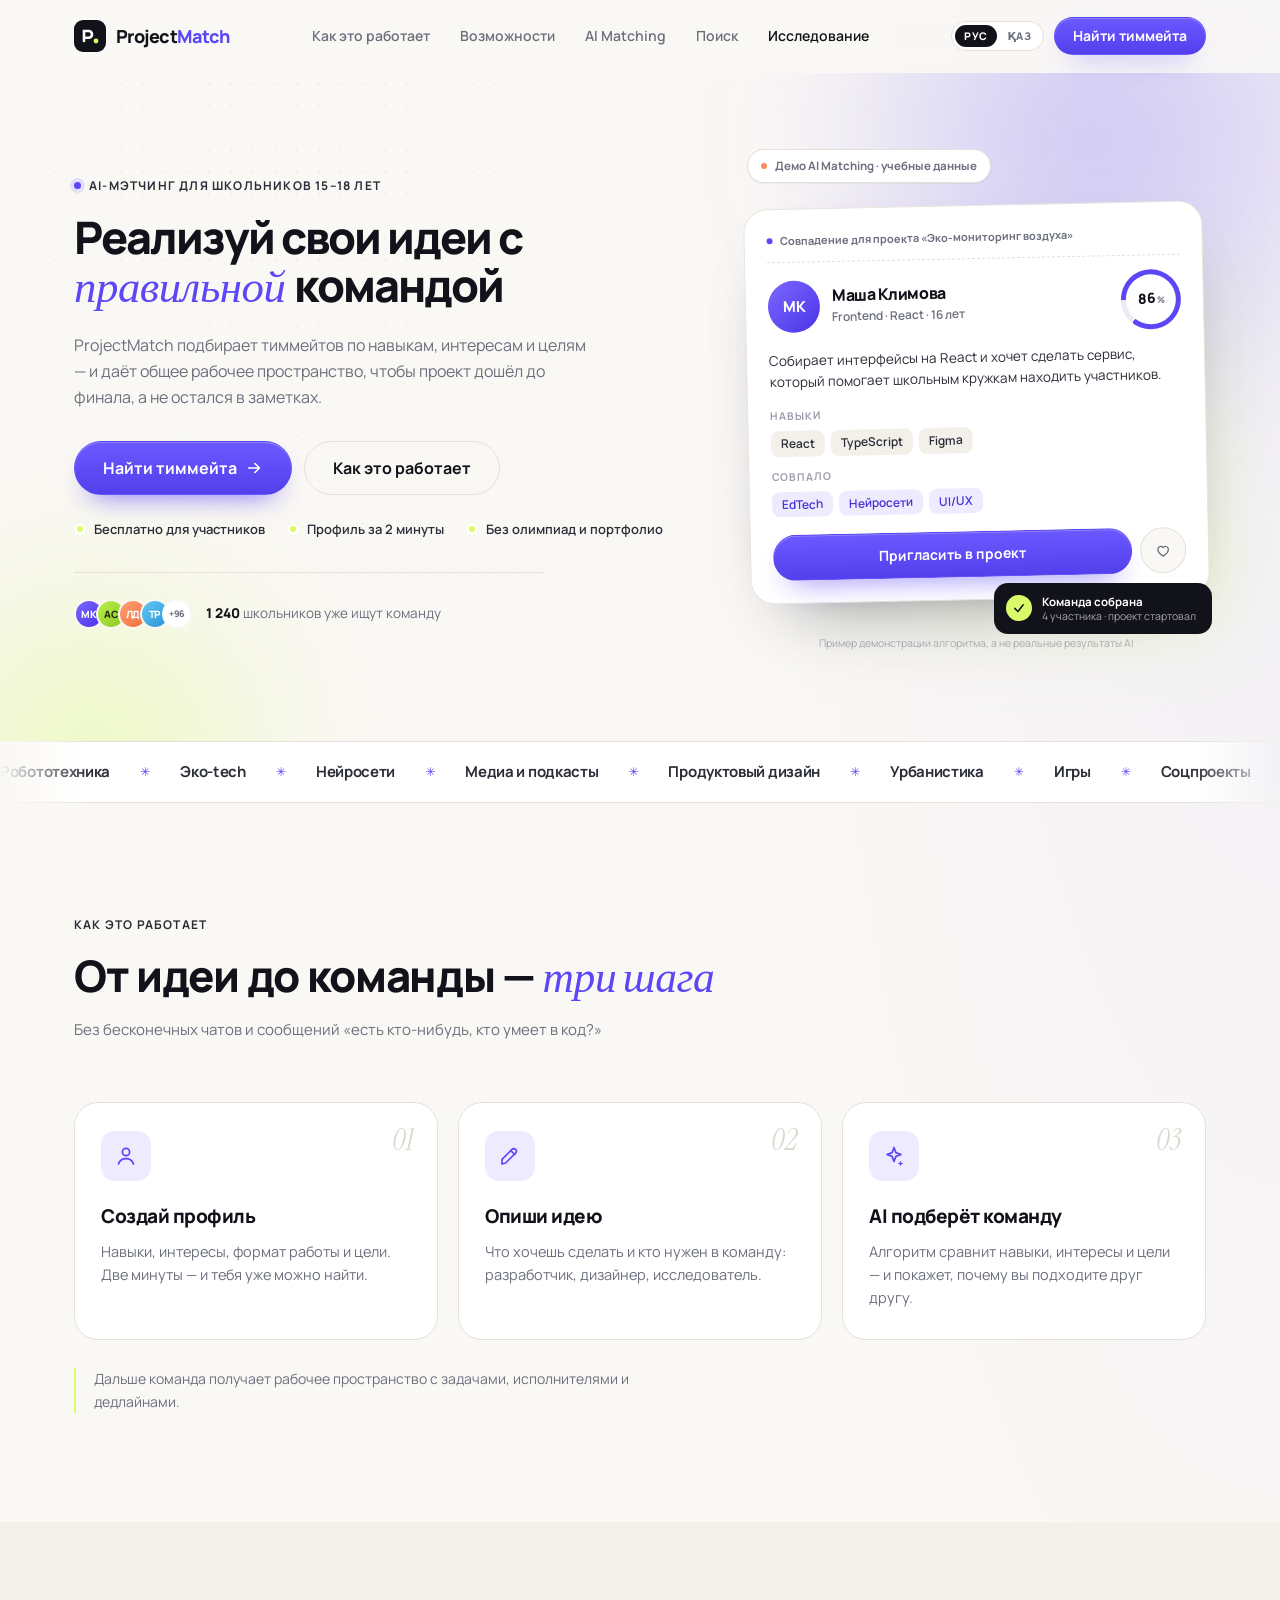
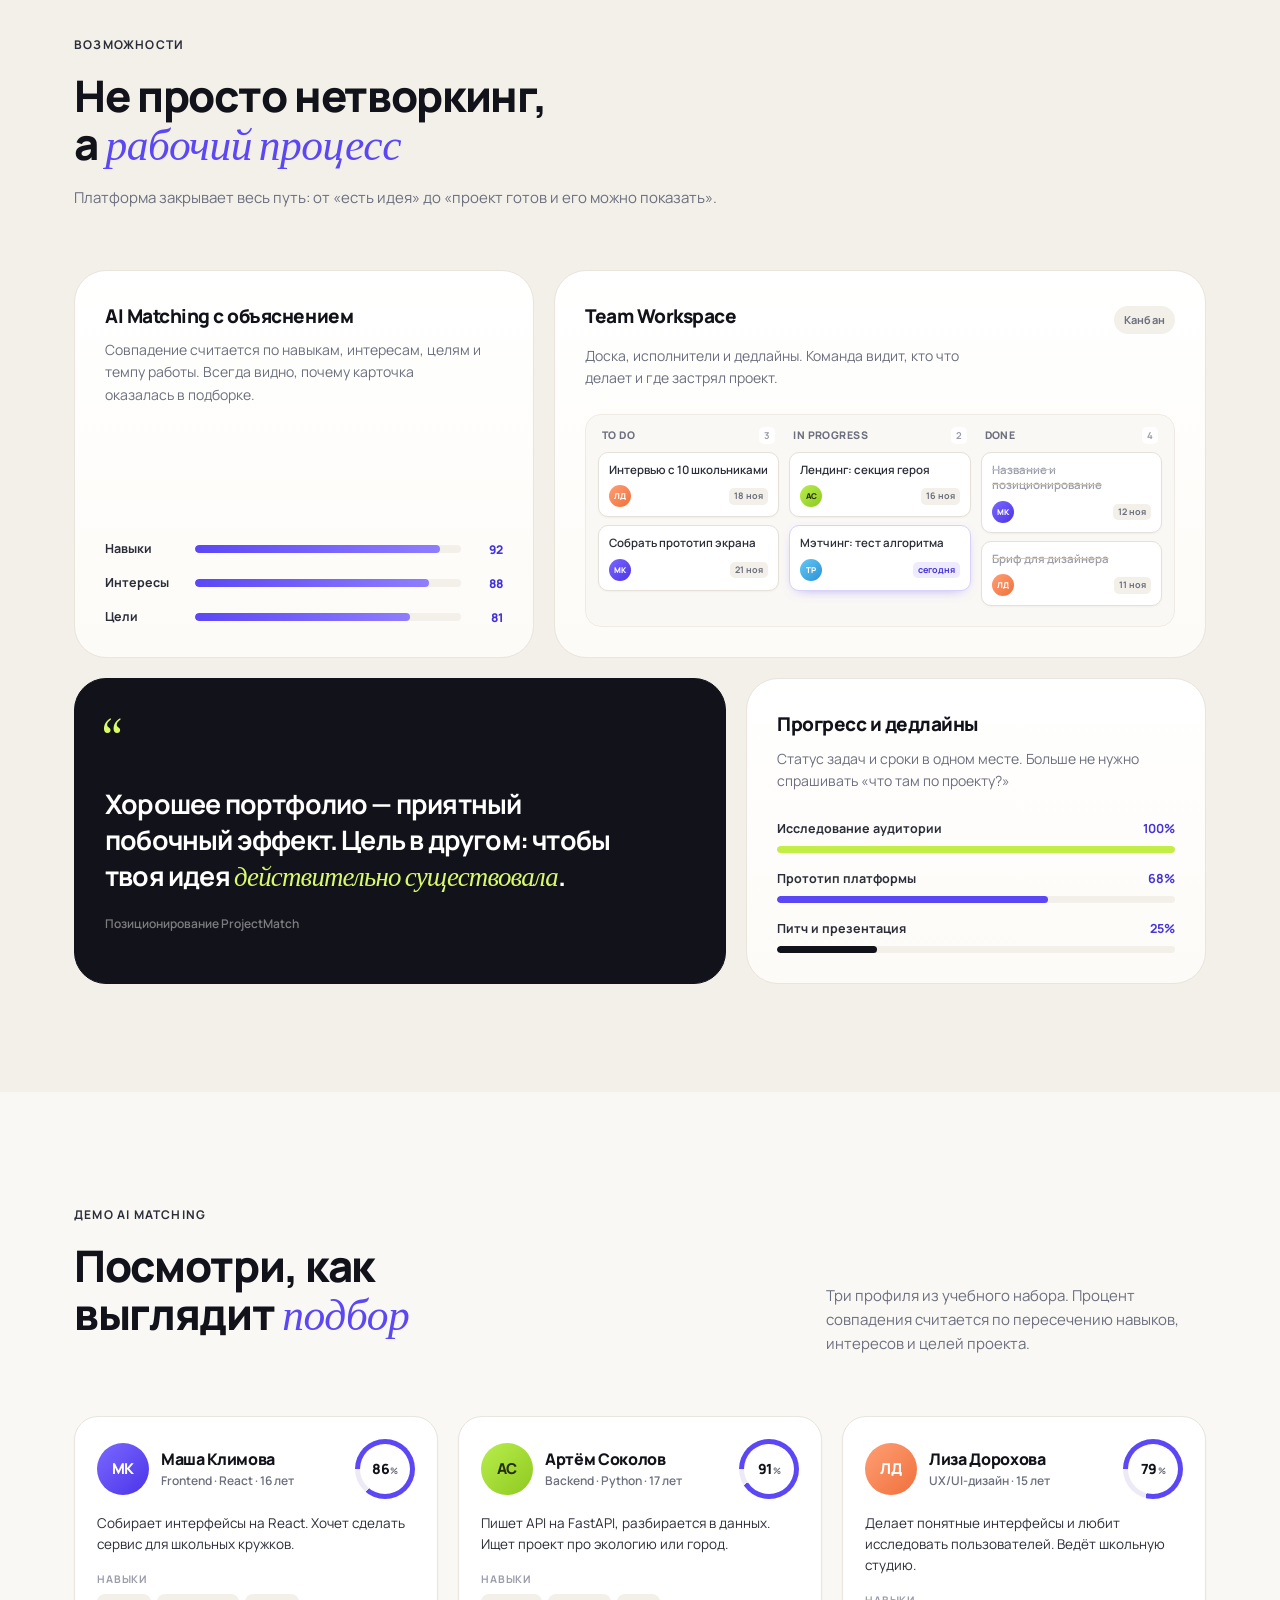
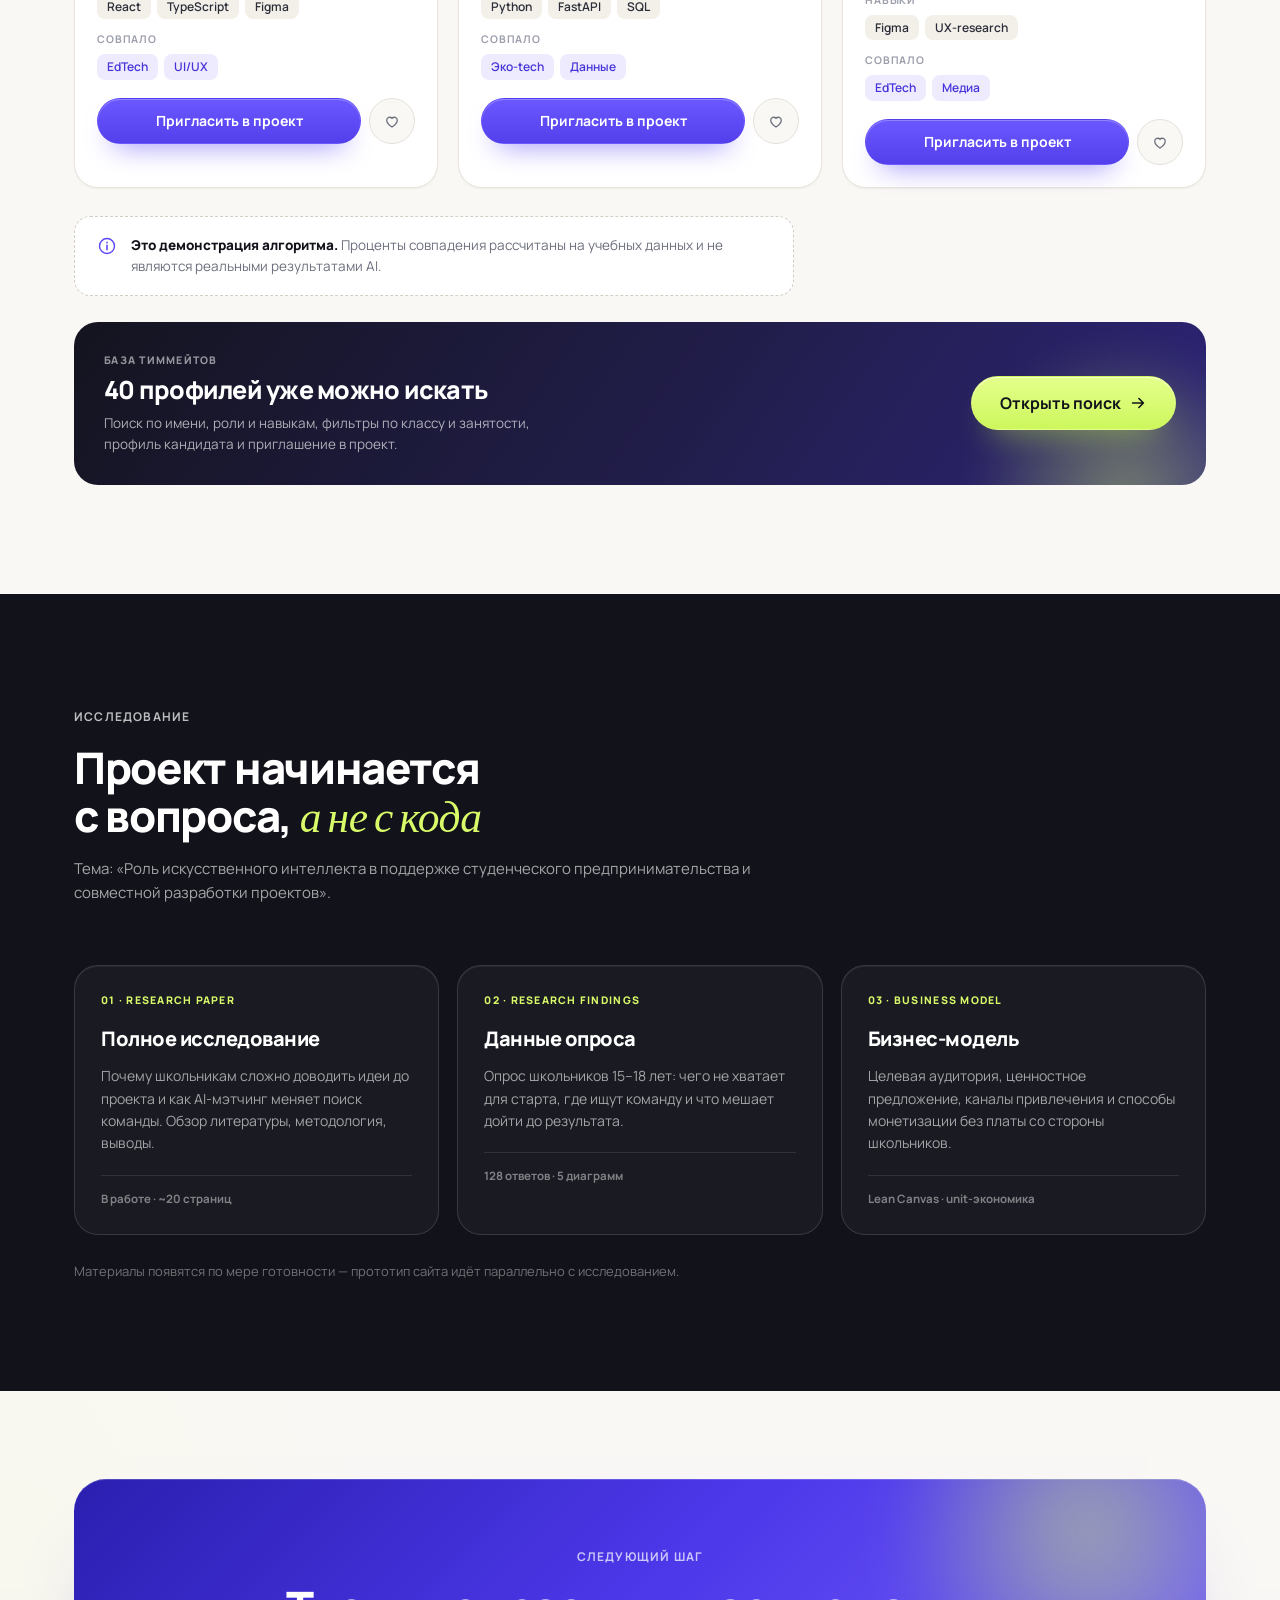
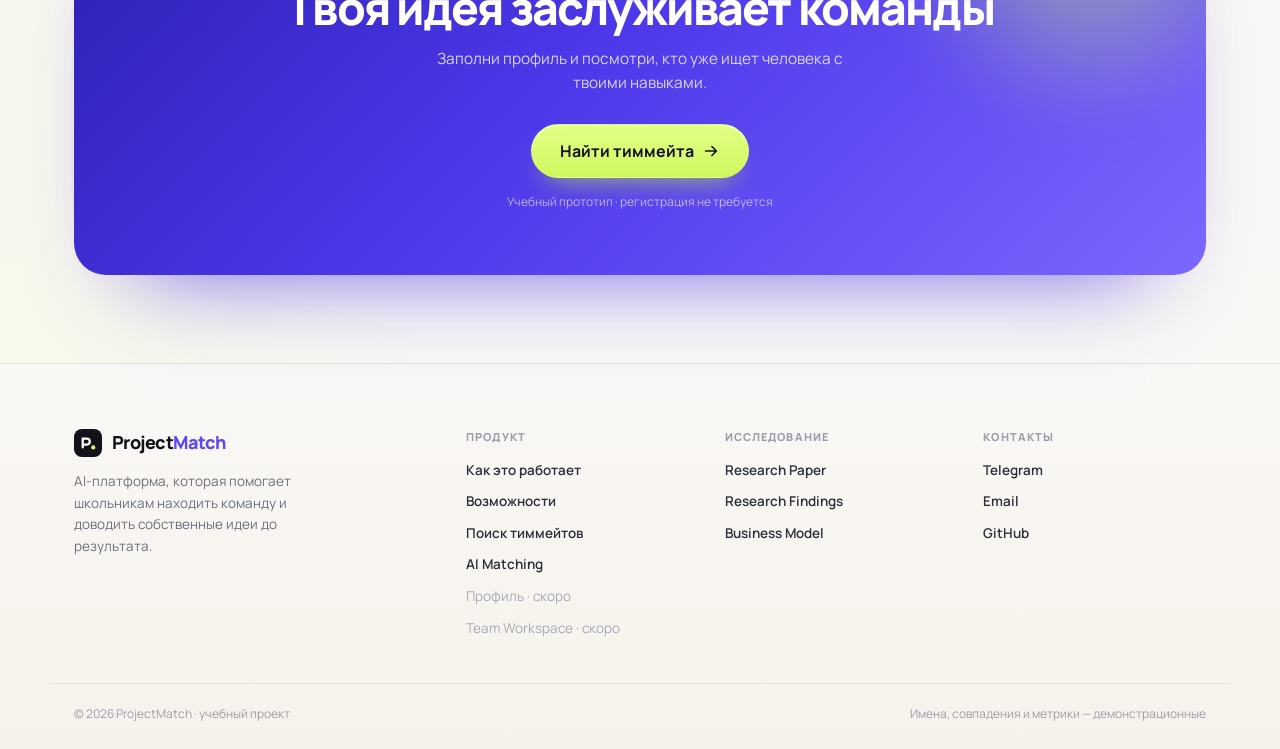
<file: index.html>
<!DOCTYPE html>
<html lang="ru">
<head>
  <meta charset="UTF-8" />
  <meta name="viewport" content="width=device-width, initial-scale=1" />
  <title id="page-title">ProjectMatch — реализуй свои идеи с правильной командой</title>
  <meta id="meta-description" name="description" content="ProjectMatch — AI-платформа для школьников 15–18 лет: подбирает тиммейтов по навыкам, интересам и целям и даёт рабочее пространство, чтобы проект дошёл до финала." />
  <meta name="theme-color" content="#faf8f5" />

  <!-- Open Graph (для превью в мессенджерах, когда прототип будут показывать) -->
  <meta id="og-title" property="og:title" content="ProjectMatch — реализуй свои идеи с правильной командой" />
  <meta id="og-description" property="og:description" content="AI-мэтчинг тиммейтов для школьников 15–18 лет. Профиль, идея, команда и канбан-доска проекта." />
  <meta property="og:type" content="website" />

  <!-- Favicon: инлайновый SVG, чтобы не тащить лишние файлы -->
  <link rel="icon" href="data:image/svg+xml,%3Csvg xmlns='http://www.w3.org/2000/svg' viewBox='0 0 32 32'%3E%3Crect width='32' height='32' rx='9' fill='%235b47f5'/%3E%3Cpath d='M10 21V11h4.6a3.4 3.4 0 0 1 0 6.8H12' stroke='white' stroke-width='2.6' fill='none' stroke-linecap='round'/%3E%3Ccircle cx='22' cy='21' r='2.4' fill='%23d9fb6a'/%3E%3C/svg%3E" />

  <link rel="preconnect" href="https://fonts.googleapis.com" />
  <link rel="preconnect" href="https://fonts.gstatic.com" crossorigin />
  <link href="https://fonts.googleapis.com/css2?family=Manrope:wght@400;500;600;700;800&family=Instrument+Serif:ital@0;1&display=swap" rel="stylesheet" />

  <link rel="stylesheet" href="assets/css/styles.css" />

  <!-- Класс .js включает анимации появления. Без JS контент виден сразу. -->
  <script>document.documentElement.classList.add('js');</script>
</head>
<body>
  <a class="skip-link" href="#main" data-i18n="a11y.skip">Перейти к содержанию</a>

  <!-- ============ HEADER ============ -->
  <header class="header" id="header">
    <div class="container header__inner">
      <a class="brand" href="#top" aria-label="ProjectMatch — на главную" data-i18n-aria-label="a11y.brand">
        <span class="brand__mark" aria-hidden="true">
          <svg viewBox="0 0 32 32" width="32" height="32">
            <rect width="32" height="32" rx="9" fill="currentColor" />
            <path d="M10 21V11h4.6a3.4 3.4 0 0 1 0 6.8H12" stroke="#fff" stroke-width="2.6" fill="none" stroke-linecap="round" />
            <circle cx="22" cy="21" r="2.4" fill="#d9fb6a" />
          </svg>
        </span>
        <span class="brand__name">Project<span>Match</span></span>
      </a>

      <nav class="nav" id="nav" aria-label="Основная навигация" data-i18n-aria-label="a11y.nav">
        <a class="nav__link" href="#how" data-i18n="nav.how">Как это работает</a>
        <a class="nav__link" href="#features" data-i18n="nav.features">Возможности</a>
        <a class="nav__link" href="#match" data-i18n="nav.match">AI Matching</a>
        <a class="nav__link" href="search.html" data-i18n="nav.search">Поиск</a>
        <a class="nav__link" href="#research" data-i18n="nav.research">Исследование</a>
        <a class="btn btn--primary btn--sm nav__cta" href="search.html" data-i18n="nav.cta">Найти тиммейта</a>
      </nav>

      <div class="header__actions">
        <div class="lang" role="group" aria-label="Язык интерфейса" data-i18n-aria-label="lang.label">
          <button class="lang__btn is-active" type="button" data-lang="ru" aria-pressed="true" lang="ru">РУС</button>
          <button class="lang__btn" type="button" data-lang="kk" aria-pressed="false" lang="kk">ҚАЗ</button>
        </div>
        <a class="btn btn--primary btn--sm header__cta" href="search.html" data-i18n="nav.cta">Найти тиммейта</a>
        <button class="burger" id="burger" type="button" aria-expanded="false" aria-controls="nav" aria-label="Открыть меню" data-i18n-aria-label="a11y.menu">
          <span></span><span></span>
        </button>
      </div>
    </div>
  </header>

  <main id="main">
    <!-- ============ HERO ============ -->
    <section class="hero" id="top">
      <div class="hero__glow hero__glow--a" aria-hidden="true"></div>
      <div class="hero__glow hero__glow--b" aria-hidden="true"></div>

      <div class="container hero__inner">
        <div class="hero__copy reveal">
          <p class="eyebrow">
            <span class="eyebrow__dot" aria-hidden="true"></span>
            <span data-i18n="hero.eyebrow">AI-мэтчинг для школьников 15–18 лет</span>
          </p>

          <h1 class="hero__title" data-i18n-html="hero.title">
            Реализуй свои идеи с <em>правильной</em> командой
          </h1>

          <p class="hero__lead" data-i18n="hero.lead">
            ProjectMatch подбирает тиммейтов по навыкам, интересам и целям — и даёт общее
            рабочее пространство, чтобы проект дошёл до финала, а не остался в заметках.
          </p>

          <div class="hero__actions">
            <a class="btn btn--primary btn--lg" href="search.html">
              <span data-i18n="hero.ctaPrimary">Найти тиммейта</span>
              <svg viewBox="0 0 20 20" width="18" height="18" aria-hidden="true">
                <path d="M4 10h12M11 5l5 5-5 5" fill="none" stroke="currentColor" stroke-width="1.8" stroke-linecap="round" stroke-linejoin="round" />
              </svg>
            </a>
            <a class="btn btn--outline btn--lg" href="#how" data-i18n="hero.ctaSecondary">Как это работает</a>
          </div>

          <ul class="hero__meta">
            <li data-i18n="hero.meta1">Бесплатно для участников</li>
            <li data-i18n="hero.meta2">Профиль за 2 минуты</li>
            <li data-i18n="hero.meta3">Без олимпиад и портфолио</li>
          </ul>

          <div class="hero__trust">
            <div class="avatars" aria-hidden="true">
              <span class="avatar avatar--xs" data-tone="violet">МК</span>
              <span class="avatar avatar--xs" data-tone="lime">АС</span>
              <span class="avatar avatar--xs" data-tone="coral">ЛД</span>
              <span class="avatar avatar--xs" data-tone="sky">ТР</span>
              <span class="avatar avatar--xs avatar--more">+96</span>
            </div>
            <p class="hero__trust-text">
              <strong data-count="1240">1 240</strong>
              <span data-i18n="hero.trustSuffix">школьников уже ищут команду</span>
            </p>
          </div>
        </div>

        <!-- Визуальный макет продукта: собран из HTML, а не картинки -->
        <div class="hero__visual reveal" data-delay="1">
          <div class="stage">
            <p class="stage__tag">
              <span class="stage__tag-dot" aria-hidden="true"></span>
              <span data-i18n="hero.demoTag">Демо AI Matching · учебные данные</span>
            </p>

            <div class="stage__card">
              <article class="person person--hero">
                <p class="person__context">
                  <span class="person__context-dot" aria-hidden="true"></span>
                  <span data-i18n="hero.context">Совпадение для проекта «Эко-мониторинг воздуха»</span>
                </p>
                <div class="person__head">
                  <span class="avatar avatar--lg" data-tone="violet">МК</span>
                  <div class="person__id">
                    <h2 class="person__name">Маша Климова</h2>
                    <p class="person__role" data-i18n="hero.role">Frontend · React · 16 лет</p>
                  </div>
                  <div class="ring" data-p="86" style="--p: 0" role="img" aria-label="Совпадение 86 процентов" data-i18n-aria-label="a11y.match86">
                    <span>86<small>%</small></span>
                  </div>
                </div>

                <p class="person__bio" data-i18n="hero.bio">
                  Собирает интерфейсы на React и хочет сделать сервис, который помогает
                  школьным кружкам находить участников.
                </p>

                <dl class="person__facts">
                  <div class="fact">
                    <dt data-i18n="common.skills">Навыки</dt>
                    <dd class="tags"><span>React</span><span>TypeScript</span><span>Figma</span></dd>
                  </div>
                  <div class="fact">
                    <dt data-i18n="common.matched">Совпало</dt>
                    <dd class="tags tags--match">
                      <span>EdTech</span>
                      <span data-i18n="tag.ai">Нейросети</span>
                      <span>UI/UX</span>
                    </dd>
                  </div>
                </dl>

                <div class="person__foot">
                  <button class="btn btn--primary btn--block" type="button" data-i18n="common.invite">Пригласить в проект</button>
                  <button class="btn btn--icon" type="button" aria-label="Сохранить профиль в избранное" data-i18n-aria-label="a11y.saveProfile">
                    <svg viewBox="0 0 24 24" width="18" height="18" aria-hidden="true">
                      <path d="M12 20s-7-4.35-7-9a3.9 3.9 0 0 1 7-2.4A3.9 3.9 0 0 1 19 11c0 4.65-7 9-7 9Z" fill="none" stroke="currentColor" stroke-width="1.7" stroke-linejoin="round" />
                    </svg>
                  </button>
                </div>
              </article>

              <div class="toast" aria-hidden="true">
                <span class="toast__icon">
                  <svg viewBox="0 0 20 20" width="14" height="14">
                    <path d="M4 10.5 8.5 15 16 5.5" fill="none" stroke="currentColor" stroke-width="2.2" stroke-linecap="round" stroke-linejoin="round" />
                  </svg>
                </span>
                <span class="toast__text">
                  <strong data-i18n="toast.title">Команда собрана</strong>
                  <span data-i18n="toast.text">4 участника · проект стартовал</span>
                </span>
              </div>
            </div>

            <p class="stage__note" data-i18n="hero.note">Пример демонстрации алгоритма, а не реальные результаты AI</p>
          </div>
        </div>
      </div>
    </section>

    <!-- ============ MARQUEE: направления проектов ============ -->
    <section class="marquee" aria-label="Направления проектов на платформе" data-i18n-aria-label="a11y.directions">
      <div class="marquee__track">
        <div class="marquee__group">
          <span data-i18n="dir.robotics">Робототехника</span><i aria-hidden="true">✳</i>
          <span data-i18n="dir.eco">Эко-tech</span><i aria-hidden="true">✳</i>
          <span data-i18n="dir.ai">Нейросети</span><i aria-hidden="true">✳</i>
          <span data-i18n="dir.media">Медиа и подкасты</span><i aria-hidden="true">✳</i>
          <span data-i18n="dir.design">Продуктовый дизайн</span><i aria-hidden="true">✳</i>
          <span data-i18n="dir.city">Урбанистика</span><i aria-hidden="true">✳</i>
          <span data-i18n="dir.games">Игры</span><i aria-hidden="true">✳</i>
          <span data-i18n="dir.social">Соцпроекты</span><i aria-hidden="true">✳</i>
          <span data-i18n="dir.bio">Био и медицина</span><i aria-hidden="true">✳</i>
        </div>
        <div class="marquee__group" aria-hidden="true">
          <span data-i18n="dir.robotics">Робототехника</span><i>✳</i>
          <span data-i18n="dir.eco">Эко-tech</span><i>✳</i>
          <span data-i18n="dir.ai">Нейросети</span><i>✳</i>
          <span data-i18n="dir.media">Медиа и подкасты</span><i>✳</i>
          <span data-i18n="dir.design">Продуктовый дизайн</span><i>✳</i>
          <span data-i18n="dir.city">Урбанистика</span><i>✳</i>
          <span data-i18n="dir.games">Игры</span><i>✳</i>
          <span data-i18n="dir.social">Соцпроекты</span><i>✳</i>
          <span data-i18n="dir.bio">Био и медицина</span><i>✳</i>
        </div>
      </div>
    </section>

    <!-- ============ КАК ЭТО РАБОТАЕТ ============ -->
    <section class="section" id="how">
      <div class="container">
        <header class="section__head reveal">
          <p class="eyebrow" data-i18n="how.eyebrow">Как это работает</p>
          <h2 class="section__title" data-i18n-html="how.title">
            От идеи до команды — <em>три шага</em>
          </h2>
          <p class="section__lead" data-i18n="how.lead">
            Без бесконечных чатов и сообщений «есть кто-нибудь, кто умеет в код?»
          </p>
        </header>

        <ol class="steps">
          <li class="step reveal">
            <span class="step__num">01</span>
            <span class="step__icon" aria-hidden="true">
              <svg viewBox="0 0 24 24" width="24" height="24">
                <circle cx="12" cy="8" r="3.6" fill="none" stroke="currentColor" stroke-width="1.7" />
                <path d="M4.5 20c1.2-3.6 4-5.4 7.5-5.4S18.3 16.4 19.5 20" fill="none" stroke="currentColor" stroke-width="1.7" stroke-linecap="round" />
              </svg>
            </span>
            <h3 class="step__title" data-i18n="how.step1.title">Создай профиль</h3>
            <p class="step__text" data-i18n="how.step1.text">
              Навыки, интересы, формат работы и цели. Две минуты — и тебя уже можно найти.
            </p>
          </li>

          <li class="step reveal" data-delay="1">
            <span class="step__num">02</span>
            <span class="step__icon" aria-hidden="true">
              <svg viewBox="0 0 24 24" width="24" height="24">
                <path d="M4 20l3.6-1 10-10a2.5 2.5 0 0 0-3.6-3.6l-10 10L4 20Z" fill="none" stroke="currentColor" stroke-width="1.7" stroke-linejoin="round" />
                <path d="M13 6.8l4.2 4.2" fill="none" stroke="currentColor" stroke-width="1.7" />
              </svg>
            </span>
            <h3 class="step__title" data-i18n="how.step2.title">Опиши идею</h3>
            <p class="step__text" data-i18n="how.step2.text">
              Что хочешь сделать и кто нужен в команду: разработчик, дизайнер, исследователь.
            </p>
          </li>

          <li class="step reveal" data-delay="2">
            <span class="step__num">03</span>
            <span class="step__icon" aria-hidden="true">
              <svg viewBox="0 0 24 24" width="24" height="24">
                <path d="M12 3.5l1.9 5.1 5.1 1.9-5.1 1.9L12 17.5l-1.9-5.1L5 10.5l5.1-1.9L12 3.5Z" fill="none" stroke="currentColor" stroke-width="1.7" stroke-linejoin="round" />
                <path d="M18.5 16.5l.8 2.2 2.2.8-2.2.8-.8 2.2-.8-2.2-2.2-.8 2.2-.8.8-2.2Z" fill="currentColor" />
              </svg>
            </span>
            <h3 class="step__title" data-i18n="how.step3.title">AI подберёт команду</h3>
            <p class="step__text" data-i18n="how.step3.text">
              Алгоритм сравнит навыки, интересы и цели — и покажет, почему вы подходите друг другу.
            </p>
          </li>
        </ol>

        <p class="steps__note reveal" data-i18n="how.note">
          Дальше команда получает рабочее пространство с задачами, исполнителями и дедлайнами.
        </p>
      </div>
    </section>

    <!-- ============ ВОЗМОЖНОСТИ (BENTO) ============ -->
    <section class="section section--tint" id="features">
      <div class="container">
        <header class="section__head reveal">
          <p class="eyebrow" data-i18n="features.eyebrow">Возможности</p>
          <h2 class="section__title" data-i18n-html="features.title">
            Не просто нетворкинг, а <em>рабочий процесс</em>
          </h2>
          <p class="section__lead" data-i18n="features.lead">
            Платформа закрывает весь путь: от «есть идея» до «проект готов и его можно показать».
          </p>
        </header>

        <div class="bento">
          <!-- 1. AI Matching -->
          <article class="card card--match reveal">
            <h3 class="card__title" data-i18n="features.match.title">AI Matching с объяснением</h3>
            <p class="card__text" data-i18n="features.match.text">
              Совпадение считается по навыкам, интересам, целям и темпу работы.
              Всегда видно, почему карточка оказалась в подборке.
            </p>

            <div class="bars" aria-hidden="true">
              <div class="bar">
                <span class="bar__label" data-i18n="bar.skills">Навыки</span>
                <span class="bar__track"><span class="bar__fill" style="--w: 92%"></span></span>
                <span class="bar__value">92</span>
              </div>
              <div class="bar">
                <span class="bar__label" data-i18n="bar.interests">Интересы</span>
                <span class="bar__track"><span class="bar__fill" style="--w: 88%"></span></span>
                <span class="bar__value">88</span>
              </div>
              <div class="bar">
                <span class="bar__label" data-i18n="bar.goals">Цели</span>
                <span class="bar__track"><span class="bar__fill" style="--w: 81%"></span></span>
                <span class="bar__value">81</span>
              </div>
            </div>
          </article>

          <!-- 2. Team Workspace -->
          <article class="card card--kanban reveal" data-delay="1">
            <div class="card__top">
              <h3 class="card__title">Team Workspace</h3>
              <span class="pill pill--soft" data-i18n="features.kanban.pill">Канбан</span>
            </div>
            <p class="card__text" data-i18n="features.kanban.text">
              Доска, исполнители и дедлайны. Команда видит, кто что делает и где застрял проект.
            </p>

            <div class="kanban" aria-hidden="true">
              <div class="kanban__col">
                <p class="kanban__title"><span data-i18n="kanban.todo">To Do</span> <b class="kanban__count">3</b></p>
                <div class="task">
                  <p data-i18n="kanban.t1">Интервью с 10 школьниками</p>
                  <div class="task__foot">
                    <span class="avatar avatar--xxs" data-tone="coral">ЛД</span>
                    <span class="task__date" data-i18n="date.nov18">18 ноя</span>
                  </div>
                </div>
                <div class="task">
                  <p data-i18n="kanban.t2">Собрать прототип экрана</p>
                  <div class="task__foot">
                    <span class="avatar avatar--xxs" data-tone="violet">МК</span>
                    <span class="task__date" data-i18n="date.nov21">21 ноя</span>
                  </div>
                </div>
              </div>

              <div class="kanban__col">
                <p class="kanban__title"><span data-i18n="kanban.progress">In Progress</span> <b class="kanban__count">2</b></p>
                <div class="task">
                  <p data-i18n="kanban.t3">Лендинг: секция героя</p>
                  <div class="task__foot">
                    <span class="avatar avatar--xxs" data-tone="lime">АС</span>
                    <span class="task__date" data-i18n="date.nov16">16 ноя</span>
                  </div>
                </div>
                <div class="task task--accent">
                  <p data-i18n="kanban.t4">Мэтчинг: тест алгоритма</p>
                  <div class="task__foot">
                    <span class="avatar avatar--xxs" data-tone="sky">ТР</span>
                    <span class="task__date" data-i18n="date.today">сегодня</span>
                  </div>
                </div>
              </div>

              <div class="kanban__col">
                <p class="kanban__title"><span data-i18n="kanban.done">Done</span> <b class="kanban__count">4</b></p>
                <div class="task task--done">
                  <p data-i18n="kanban.t5">Название и позиционирование</p>
                  <div class="task__foot">
                    <span class="avatar avatar--xxs" data-tone="violet">МК</span>
                    <span class="task__date" data-i18n="date.nov12">12 ноя</span>
                  </div>
                </div>
                <div class="task task--done">
                  <p data-i18n="kanban.t6">Бриф для дизайнера</p>
                  <div class="task__foot">
                    <span class="avatar avatar--xxs" data-tone="coral">ЛД</span>
                    <span class="task__date" data-i18n="date.nov11">11 ноя</span>
                  </div>
                </div>
              </div>
            </div>
          </article>

          <!-- 3. Философия продукта -->
          <article class="card card--quote reveal">
            <span class="quote-mark" aria-hidden="true">“</span>
            <blockquote class="card__quote" data-i18n-html="features.quote">
              Хорошее портфолио — приятный побочный эффект. Цель в другом:
              чтобы твоя идея <em>действительно существовала</em>.
            </blockquote>
            <p class="card__sign" data-i18n="features.quoteSign">Позиционирование ProjectMatch</p>
          </article>

          <!-- 4. Прогресс -->
          <article class="card card--progress reveal" data-delay="1">
            <h3 class="card__title" data-i18n="features.progress.title">Прогресс и дедлайны</h3>
            <p class="card__text" data-i18n="features.progress.text">
              Статус задач и сроки в одном месте. Больше не нужно спрашивать «что там по проекту?»
            </p>

            <div class="progress-list" aria-hidden="true">
              <div class="progress">
                <div class="progress__row">
                  <span data-i18n="progress.p1">Исследование аудитории</span><span>100%</span>
                </div>
                <span class="progress__track"><span class="progress__fill" style="--w: 100%"></span></span>
              </div>
              <div class="progress">
                <div class="progress__row">
                  <span data-i18n="progress.p2">Прототип платформы</span><span>68%</span>
                </div>
                <span class="progress__track"><span class="progress__fill" style="--w: 68%"></span></span>
              </div>
              <div class="progress">
                <div class="progress__row">
                  <span data-i18n="progress.p3">Питч и презентация</span><span>25%</span>
                </div>
                <span class="progress__track"><span class="progress__fill" style="--w: 25%"></span></span>
              </div>
            </div>
          </article>
        </div>
      </div>
    </section>

    <!-- ============ ДЕМО AI MATCHING ============ -->
    <section class="section" id="match">
      <div class="container">
        <header class="section__head section__head--split reveal">
          <div>
            <p class="eyebrow" data-i18n="demo.eyebrow">Демо AI Matching</p>
            <h2 class="section__title" data-i18n-html="demo.title">Посмотри, как выглядит <em>подбор</em></h2>
          </div>
          <p class="section__lead" data-i18n="demo.lead">
            Три профиля из учебного набора. Процент совпадения считается по пересечению
            навыков, интересов и целей проекта.
          </p>
        </header>

        <div class="candidates">
          <article class="person reveal">
            <div class="person__head">
              <span class="avatar avatar--lg" data-tone="violet">МК</span>
              <div class="person__id">
                <h3 class="person__name">Маша Климова</h3>
                <p class="person__role" data-i18n="demo.p1.role">Frontend · React · 16 лет</p>
              </div>
              <div class="ring" data-p="86" style="--p: 0" role="img" aria-label="Совпадение 86 процентов" data-i18n-aria-label="a11y.match86">
                <span>86<small>%</small></span>
              </div>
            </div>
            <p class="person__bio" data-i18n="demo.p1.bio">
              Собирает интерфейсы на React. Хочет сделать сервис для школьных кружков.
            </p>
            <dl class="person__facts">
              <div class="fact">
                <dt data-i18n="common.skills">Навыки</dt>
                <dd class="tags"><span>React</span><span>TypeScript</span><span>Figma</span></dd>
              </div>
              <div class="fact">
                <dt data-i18n="common.matched">Совпало</dt>
                <dd class="tags tags--match"><span>EdTech</span><span>UI/UX</span></dd>
              </div>
            </dl>
            <div class="person__foot">
              <button class="btn btn--primary btn--block" type="button" data-i18n="common.invite">Пригласить в проект</button>
              <button class="btn btn--icon" type="button" aria-label="Сохранить профиль в избранное" data-i18n-aria-label="a11y.saveProfile">
                <svg viewBox="0 0 24 24" width="18" height="18" aria-hidden="true">
                  <path d="M12 20s-7-4.35-7-9a3.9 3.9 0 0 1 7-2.4A3.9 3.9 0 0 1 19 11c0 4.65-7 9-7 9Z" fill="none" stroke="currentColor" stroke-width="1.7" stroke-linejoin="round" />
                </svg>
              </button>
            </div>
          </article>

          <article class="person reveal" data-delay="1">
            <div class="person__head">
              <span class="avatar avatar--lg" data-tone="lime">АС</span>
              <div class="person__id">
                <h3 class="person__name">Артём Соколов</h3>
                <p class="person__role" data-i18n="demo.p2.role">Backend · Python · 17 лет</p>
              </div>
              <div class="ring" data-p="91" style="--p: 0" role="img" aria-label="Совпадение 91 процент" data-i18n-aria-label="a11y.match91">
                <span>91<small>%</small></span>
              </div>
            </div>
            <p class="person__bio" data-i18n="demo.p2.bio">
              Пишет API на FastAPI, разбирается в данных. Ищет проект про экологию или город.
            </p>
            <dl class="person__facts">
              <div class="fact">
                <dt data-i18n="common.skills">Навыки</dt>
                <dd class="tags"><span>Python</span><span>FastAPI</span><span>SQL</span></dd>
              </div>
              <div class="fact">
                <dt data-i18n="common.matched">Совпало</dt>
                <dd class="tags tags--match">
                  <span data-i18n="tag.eco">Эко-tech</span>
                  <span data-i18n="tag.data">Данные</span>
                </dd>
              </div>
            </dl>
            <div class="person__foot">
              <button class="btn btn--primary btn--block" type="button" data-i18n="common.invite">Пригласить в проект</button>
              <button class="btn btn--icon" type="button" aria-label="Сохранить профиль в избранное" data-i18n-aria-label="a11y.saveProfile">
                <svg viewBox="0 0 24 24" width="18" height="18" aria-hidden="true">
                  <path d="M12 20s-7-4.35-7-9a3.9 3.9 0 0 1 7-2.4A3.9 3.9 0 0 1 19 11c0 4.65-7 9-7 9Z" fill="none" stroke="currentColor" stroke-width="1.7" stroke-linejoin="round" />
                </svg>
              </button>
            </div>
          </article>

          <article class="person reveal" data-delay="2">
            <div class="person__head">
              <span class="avatar avatar--lg" data-tone="coral">ЛД</span>
              <div class="person__id">
                <h3 class="person__name">Лиза Дорохова</h3>
                <p class="person__role" data-i18n="demo.p3.role">UX/UI-дизайн · 15 лет</p>
              </div>
              <div class="ring" data-p="79" style="--p: 0" role="img" aria-label="Совпадение 79 процентов" data-i18n-aria-label="a11y.match79">
                <span>79<small>%</small></span>
              </div>
            </div>
            <p class="person__bio" data-i18n="demo.p3.bio">
              Делает понятные интерфейсы и любит исследовать пользователей. Ведёт школьную студию.
            </p>
            <dl class="person__facts">
              <div class="fact">
                <dt data-i18n="common.skills">Навыки</dt>
                <dd class="tags"><span>Figma</span><span>UX-research</span></dd>
              </div>
              <div class="fact">
                <dt data-i18n="common.matched">Совпало</dt>
                <dd class="tags tags--match">
                  <span>EdTech</span>
                  <span data-i18n="tag.media">Медиа</span>
                </dd>
              </div>
            </dl>
            <div class="person__foot">
              <button class="btn btn--primary btn--block" type="button" data-i18n="common.invite">Пригласить в проект</button>
              <button class="btn btn--icon" type="button" aria-label="Сохранить профиль в избранное" data-i18n-aria-label="a11y.saveProfile">
                <svg viewBox="0 0 24 24" width="18" height="18" aria-hidden="true">
                  <path d="M12 20s-7-4.35-7-9a3.9 3.9 0 0 1 7-2.4A3.9 3.9 0 0 1 19 11c0 4.65-7 9-7 9Z" fill="none" stroke="currentColor" stroke-width="1.7" stroke-linejoin="round" />
                </svg>
              </button>
            </div>
          </article>
        </div>

        <aside class="notice reveal">
          <span class="notice__icon" aria-hidden="true">
            <svg viewBox="0 0 24 24" width="20" height="20">
              <circle cx="12" cy="12" r="9" fill="none" stroke="currentColor" stroke-width="1.7" />
              <path d="M12 11v5.5M12 7.6v.6" stroke="currentColor" stroke-width="1.9" stroke-linecap="round" />
            </svg>
          </span>
          <p data-i18n-html="demo.notice">
            <strong>Это демонстрация алгоритма.</strong> Проценты совпадения рассчитаны
            на учебных данных и не являются реальными результатами AI.
          </p>
        </aside>

        <div class="match-cta reveal">
          <div class="match-cta__copy">
            <p class="match-cta__eyebrow" data-i18n="matchCta.eyebrow">База тиммейтов</p>
            <h3 class="match-cta__title" data-i18n="matchCta.title">40 профилей уже можно искать</h3>
            <p class="match-cta__text" data-i18n="matchCta.text">
              Поиск по имени, роли и навыкам, фильтры по классу и занятости,
              профиль кандидата и приглашение в проект.
            </p>
          </div>
          <a class="btn btn--primary btn--lg" href="search.html">
            <span data-i18n="matchCta.action">Открыть поиск</span>
            <svg viewBox="0 0 20 20" width="18" height="18" aria-hidden="true">
              <path d="M4 10h12M11 5l5 5-5 5" fill="none" stroke="currentColor" stroke-width="1.8" stroke-linecap="round" stroke-linejoin="round" />
            </svg>
          </a>
        </div>
      </div>
    </section>

    <!-- ============ ИССЛЕДОВАНИЕ ============ -->
    <section class="section section--dark" id="research">
      <div class="container">
        <header class="section__head reveal">
          <p class="eyebrow eyebrow--light" data-i18n="research.eyebrow">Исследование</p>
          <h2 class="section__title" data-i18n-html="research.title">
            Проект начинается с вопроса, <em>а не с кода</em>
          </h2>
          <p class="section__lead" data-i18n="research.lead">
            Тема: «Роль искусственного интеллекта в поддержке студенческого предпринимательства
            и совместной разработки проектов».
          </p>
        </header>

        <div class="research-grid">
          <article class="research reveal">
            <p class="research__kicker">01 · Research Paper</p>
            <h3 class="research__title" data-i18n="research.r1.title">Полное исследование</h3>
            <p class="research__text" data-i18n="research.r1.text">
              Почему школьникам сложно доводить идеи до проекта и как AI-мэтчинг меняет
              поиск команды. Обзор литературы, методология, выводы.
            </p>
            <p class="research__meta" data-i18n="research.r1.meta">В работе · ~20 страниц</p>
          </article>

          <article class="research reveal" data-delay="1">
            <p class="research__kicker">02 · Research Findings</p>
            <h3 class="research__title" data-i18n="research.r2.title">Данные опроса</h3>
            <p class="research__text" data-i18n="research.r2.text">
              Опрос школьников 15–18 лет: чего не хватает для старта, где ищут команду
              и что мешает дойти до результата.
            </p>
            <p class="research__meta" data-i18n="research.r2.meta">128 ответов · 5 диаграмм</p>
          </article>

          <article class="research reveal" data-delay="2">
            <p class="research__kicker">03 · Business Model</p>
            <h3 class="research__title" data-i18n="research.r3.title">Бизнес-модель</h3>
            <p class="research__text" data-i18n="research.r3.text">
              Целевая аудитория, ценностное предложение, каналы привлечения и способы
              монетизации без платы со стороны школьников.
            </p>
            <p class="research__meta" data-i18n="research.r3.meta">Lean Canvas · unit-экономика</p>
          </article>
        </div>

        <p class="research__note reveal" data-i18n="research.note">
          Материалы появятся по мере готовности — прототип сайта идёт параллельно с исследованием.
        </p>
      </div>
    </section>

    <!-- ============ ФИНАЛЬНЫЙ CTA ============ -->
    <section class="cta">
      <div class="container">
        <div class="cta__card reveal">
          <div class="cta__glow" aria-hidden="true"></div>
          <p class="eyebrow eyebrow--light" data-i18n="cta.eyebrow">Следующий шаг</p>
          <h2 class="cta__title" data-i18n="cta.title">Твоя идея заслуживает команды</h2>
          <p class="cta__text" data-i18n="cta.text">
            Заполни профиль и посмотри, кто уже ищет человека с твоими навыками.
          </p>
          <div class="cta__actions">
            <a class="btn btn--lime btn--lg" href="search.html">
              <span data-i18n="hero.ctaPrimary">Найти тиммейта</span>
              <svg viewBox="0 0 20 20" width="18" height="18" aria-hidden="true">
                <path d="M4 10h12M11 5l5 5-5 5" fill="none" stroke="currentColor" stroke-width="1.8" stroke-linecap="round" stroke-linejoin="round" />
              </svg>
            </a>
            <span class="cta__hint" data-i18n="cta.hint">Учебный прототип · регистрация не требуется</span>
          </div>
        </div>
      </div>
    </section>
  </main>

  <!-- ============ FOOTER ============ -->
  <footer class="footer">
    <div class="container footer__inner">
      <div class="footer__brand">
        <a class="brand" href="#top">
          <span class="brand__mark" aria-hidden="true">
            <svg viewBox="0 0 32 32" width="28" height="28">
              <rect width="32" height="32" rx="9" fill="currentColor" />
              <path d="M10 21V11h4.6a3.4 3.4 0 0 1 0 6.8H12" stroke="#fff" stroke-width="2.6" fill="none" stroke-linecap="round" />
              <circle cx="22" cy="21" r="2.4" fill="#d9fb6a" />
            </svg>
          </span>
          <span class="brand__name">Project<span>Match</span></span>
        </a>
        <p class="footer__tagline" data-i18n="footer.tagline">
          AI-платформа, которая помогает школьникам находить команду
          и доводить собственные идеи до результата.
        </p>
      </div>

      <nav class="footer__col" aria-label="Продукт" data-i18n-aria-label="footer.product">
        <h4 data-i18n="footer.product">Продукт</h4>
        <a href="#how" data-i18n="nav.how">Как это работает</a>
        <a href="#features" data-i18n="nav.features">Возможности</a>
        <a href="search.html" data-i18n="footer.search">Поиск тиммейтов</a>
        <a href="#match" data-i18n="nav.match">AI Matching</a>
        <span class="footer__soon" data-i18n="footer.soonProfile">Профиль · скоро</span>
        <span class="footer__soon" data-i18n="footer.soonWorkspace">Team Workspace · скоро</span>
      </nav>

      <nav class="footer__col" aria-label="Исследование" data-i18n-aria-label="footer.research">
        <h4 data-i18n="footer.research">Исследование</h4>
        <a href="#research">Research Paper</a>
        <a href="#research">Research Findings</a>
        <a href="#research">Business Model</a>
      </nav>

      <nav class="footer__col" aria-label="Контакты" data-i18n-aria-label="footer.contacts">
        <h4 data-i18n="footer.contacts">Контакты</h4>
        <a href="#research">Telegram</a>
        <a href="#research">Email</a>
        <a href="#research">GitHub</a>
      </nav>
    </div>

    <div class="container footer__bottom">
      <p>© <span id="year">2026</span> ProjectMatch · <span data-i18n="footer.edu">учебный проект</span></p>
      <p data-i18n="footer.disclaimer">Имена, совпадения и метрики — демонстрационные</p>
    </div>
  </footer>

  <script src="assets/js/i18n.js"></script>
  <script src="assets/js/main.js"></script>
</body>
</html>
</file>
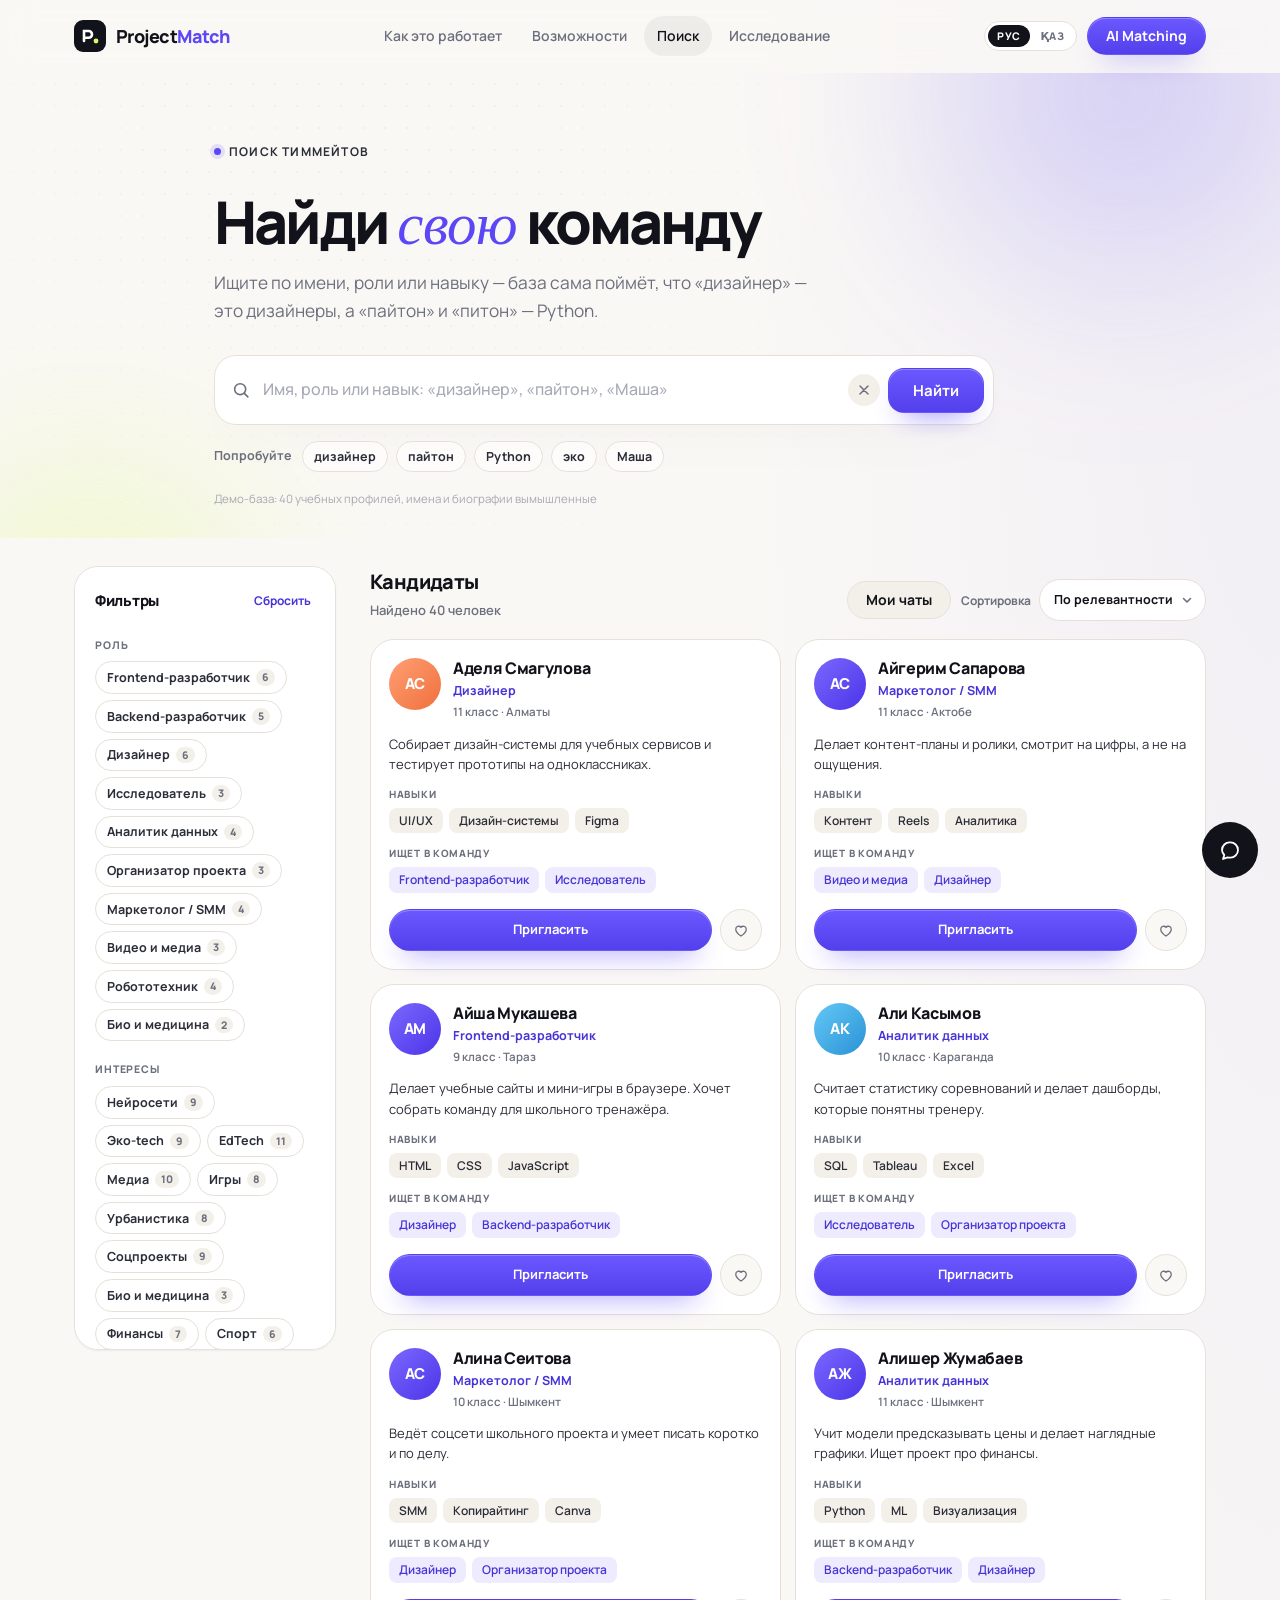
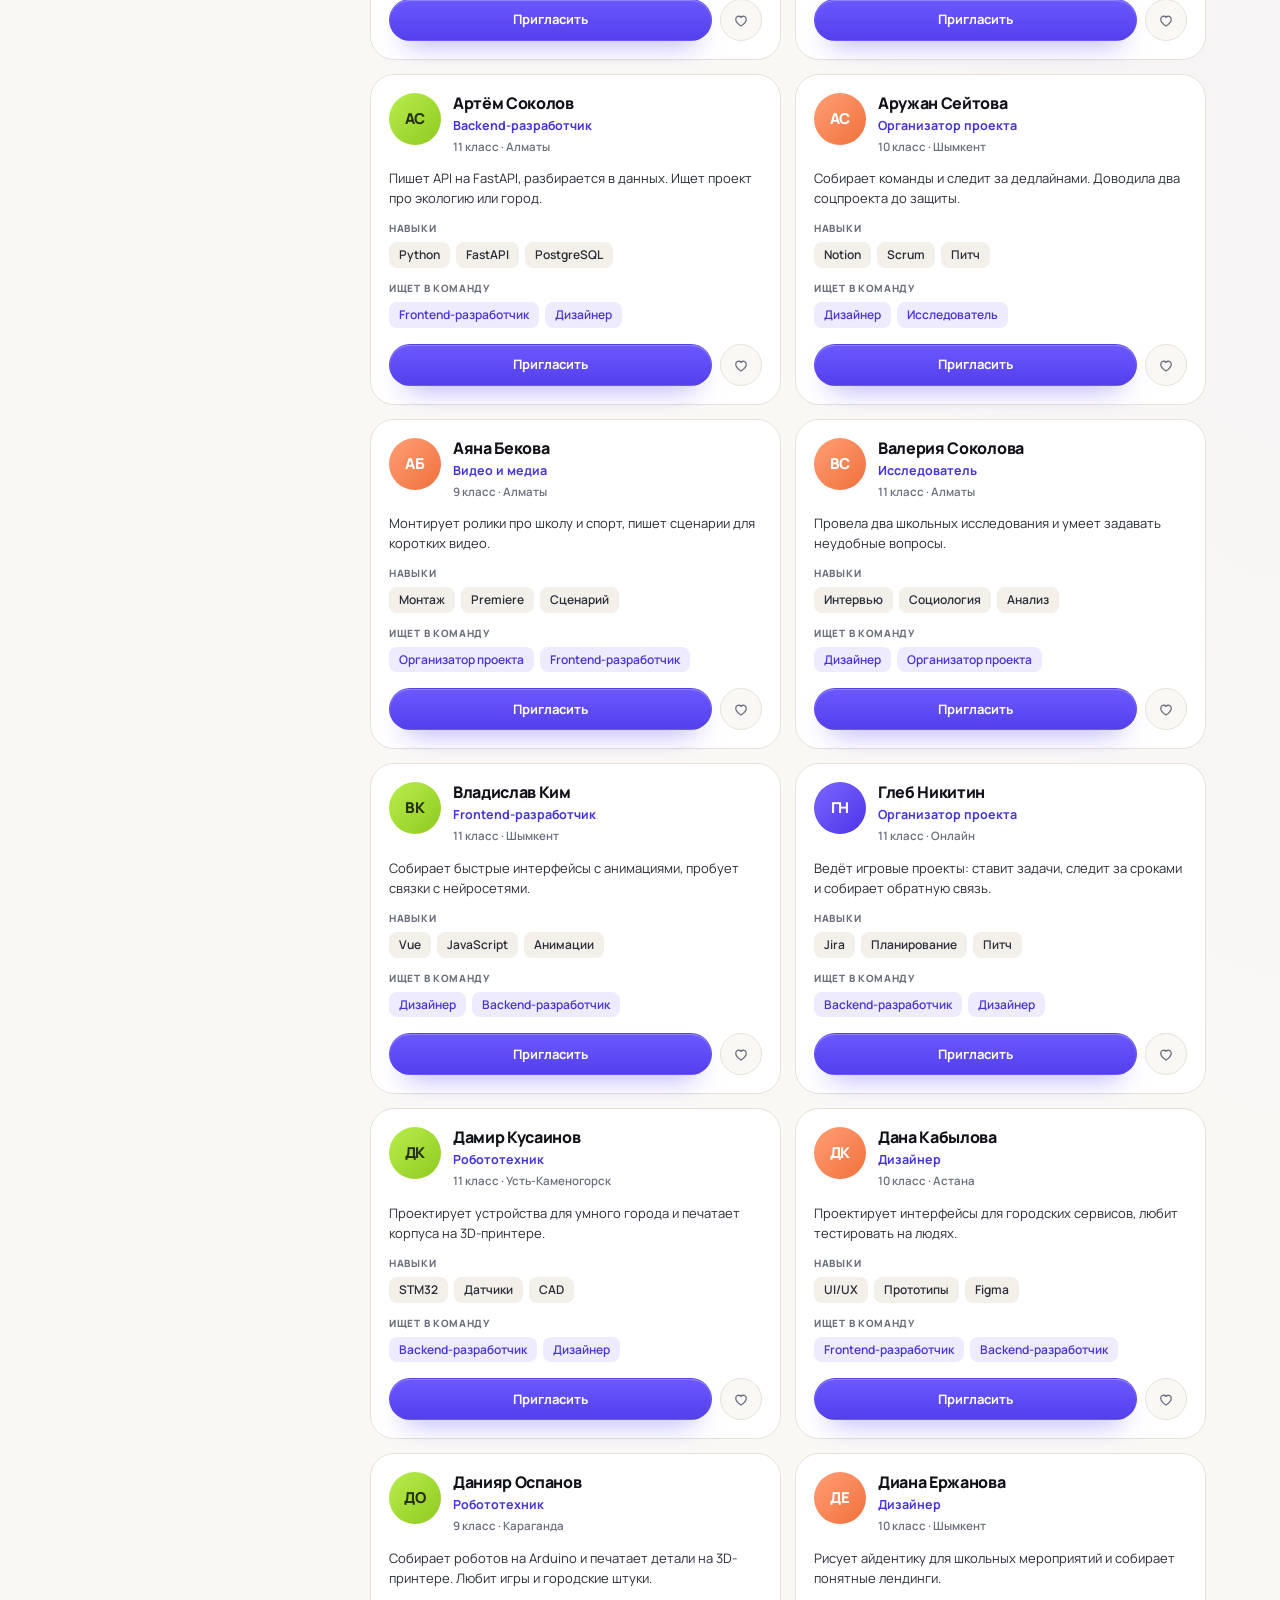
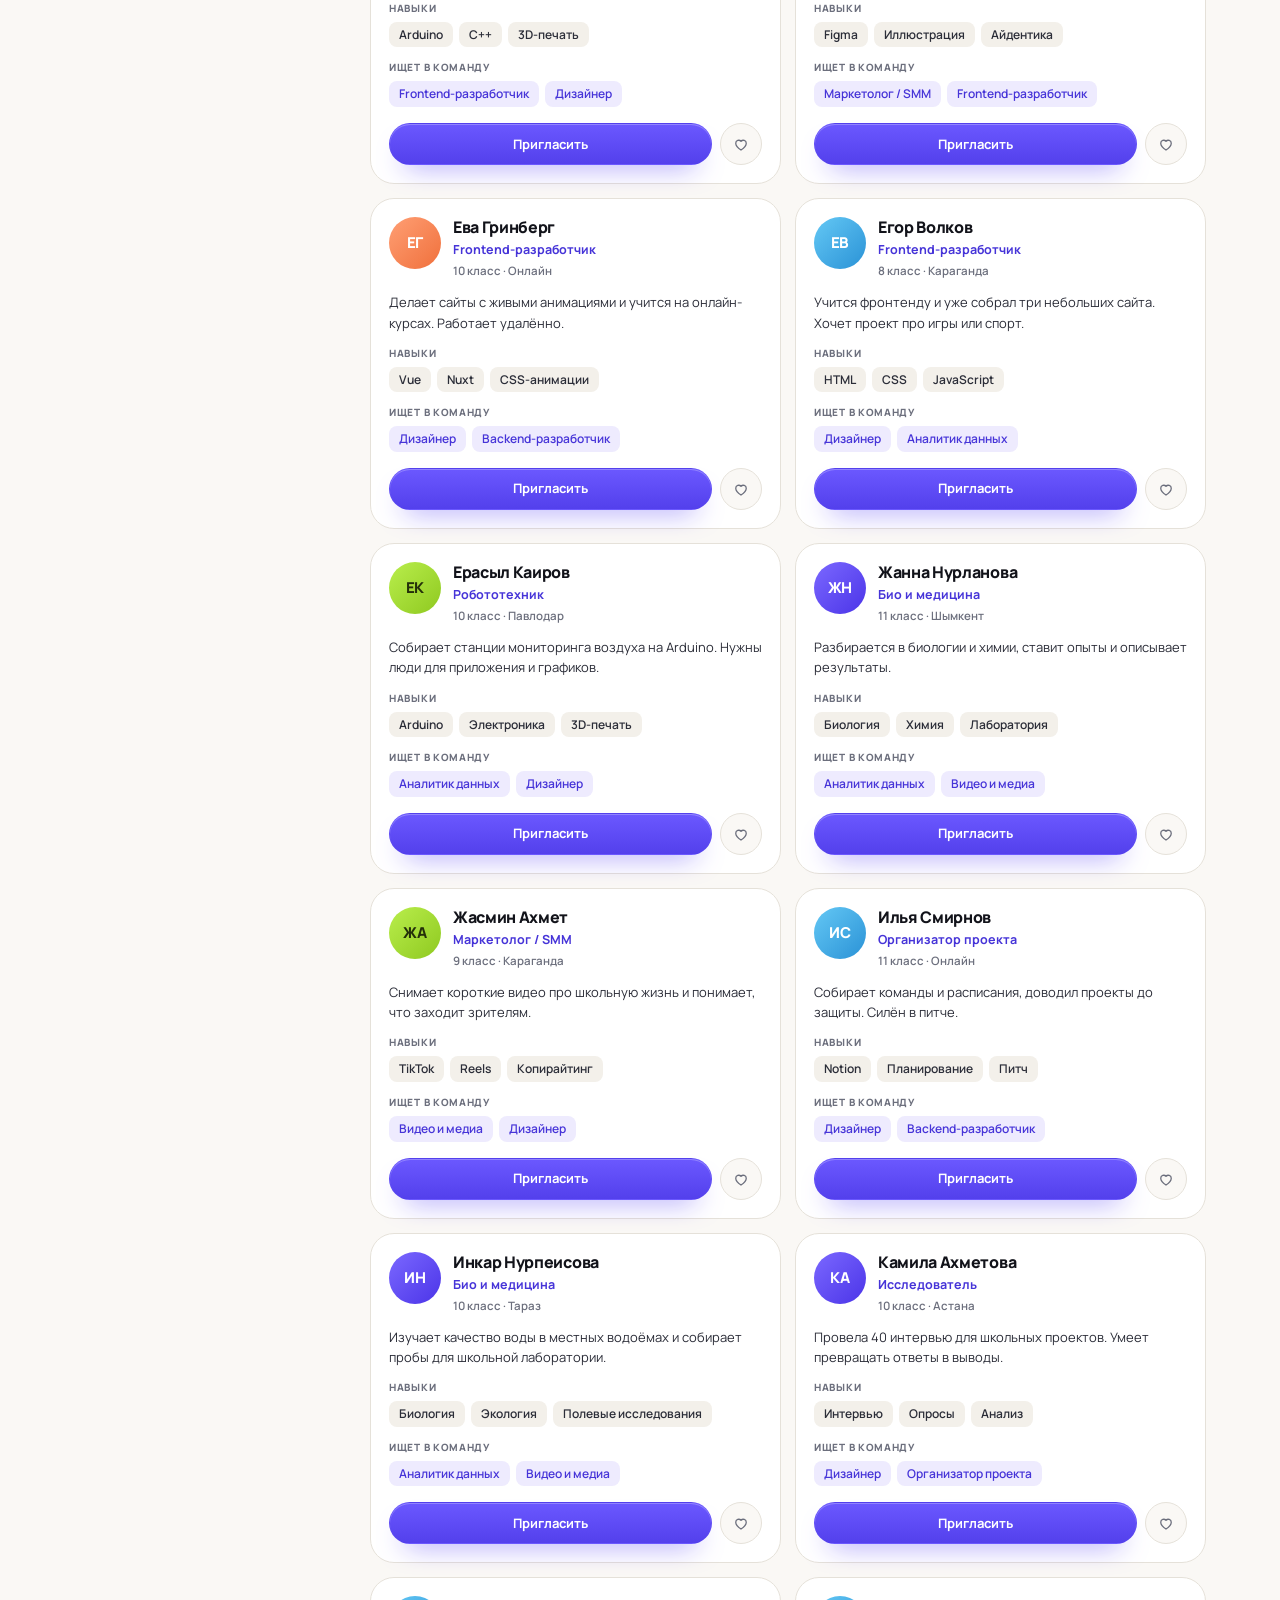
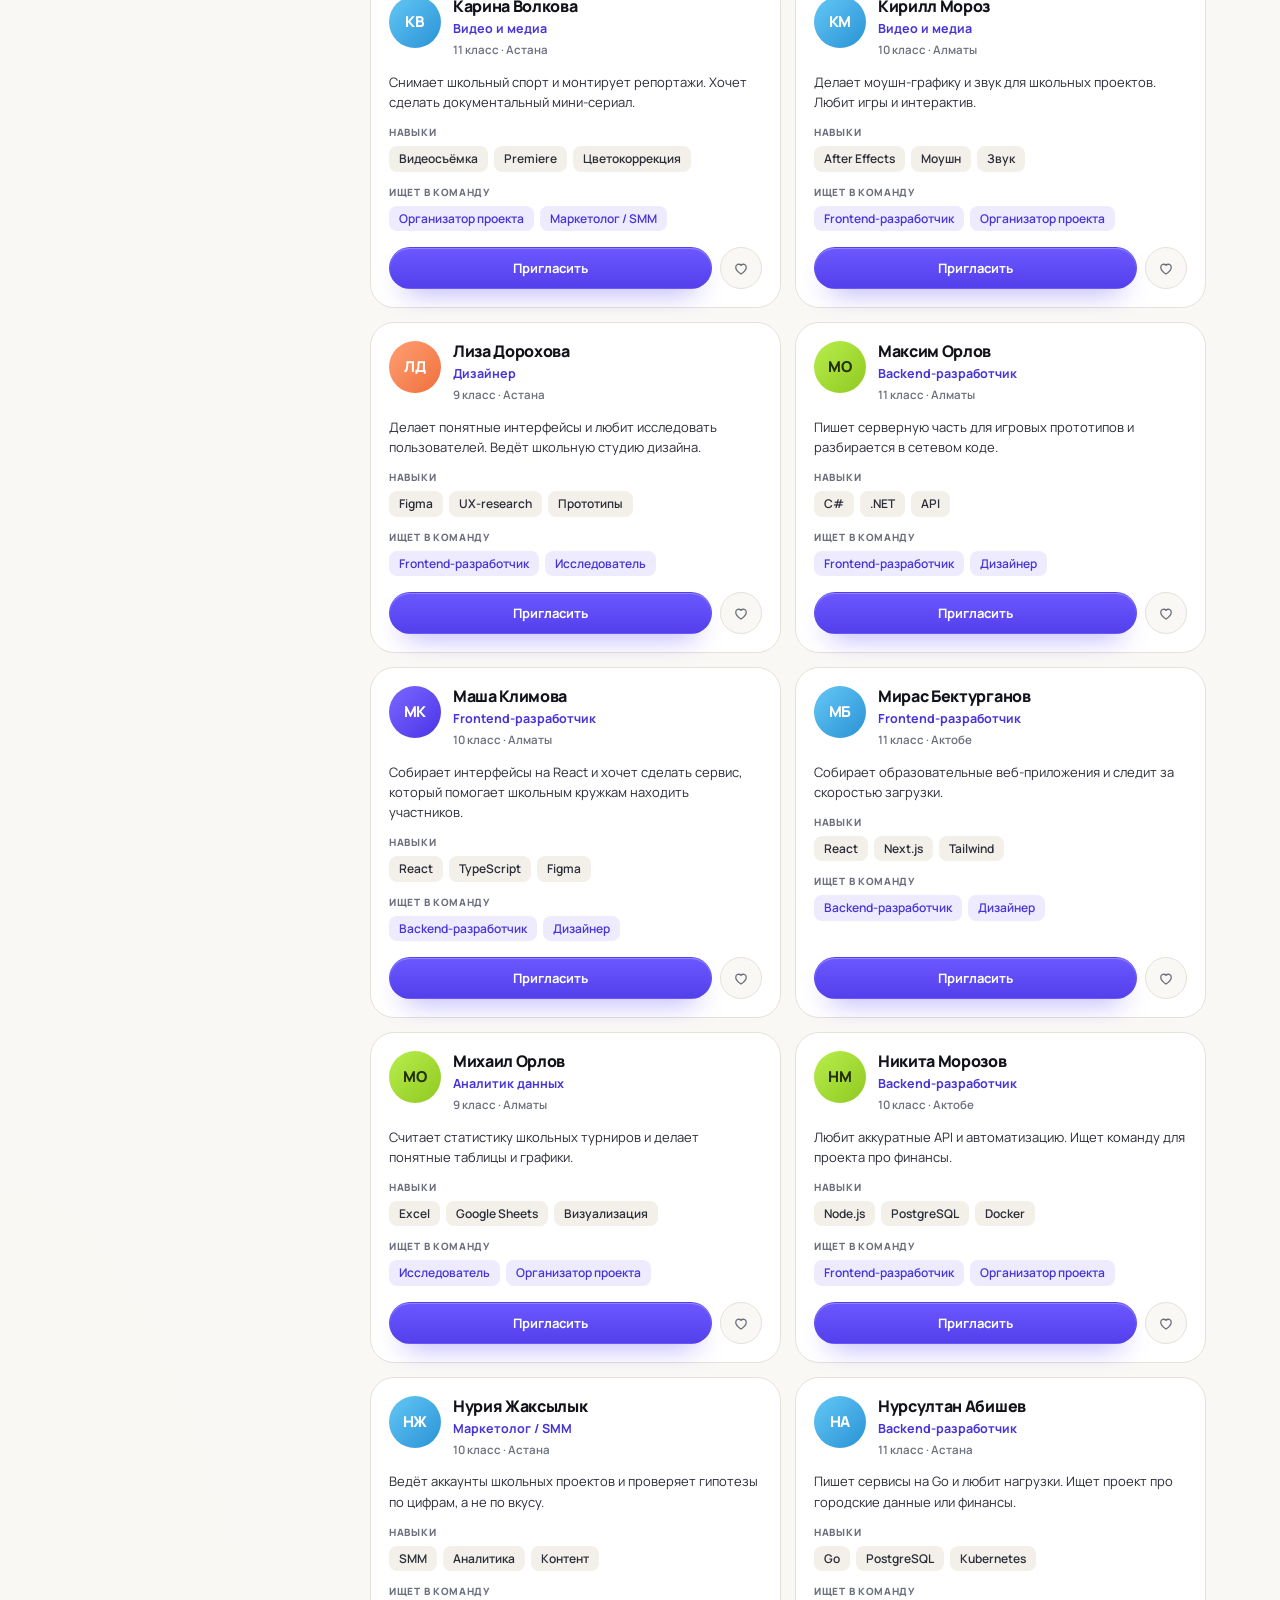
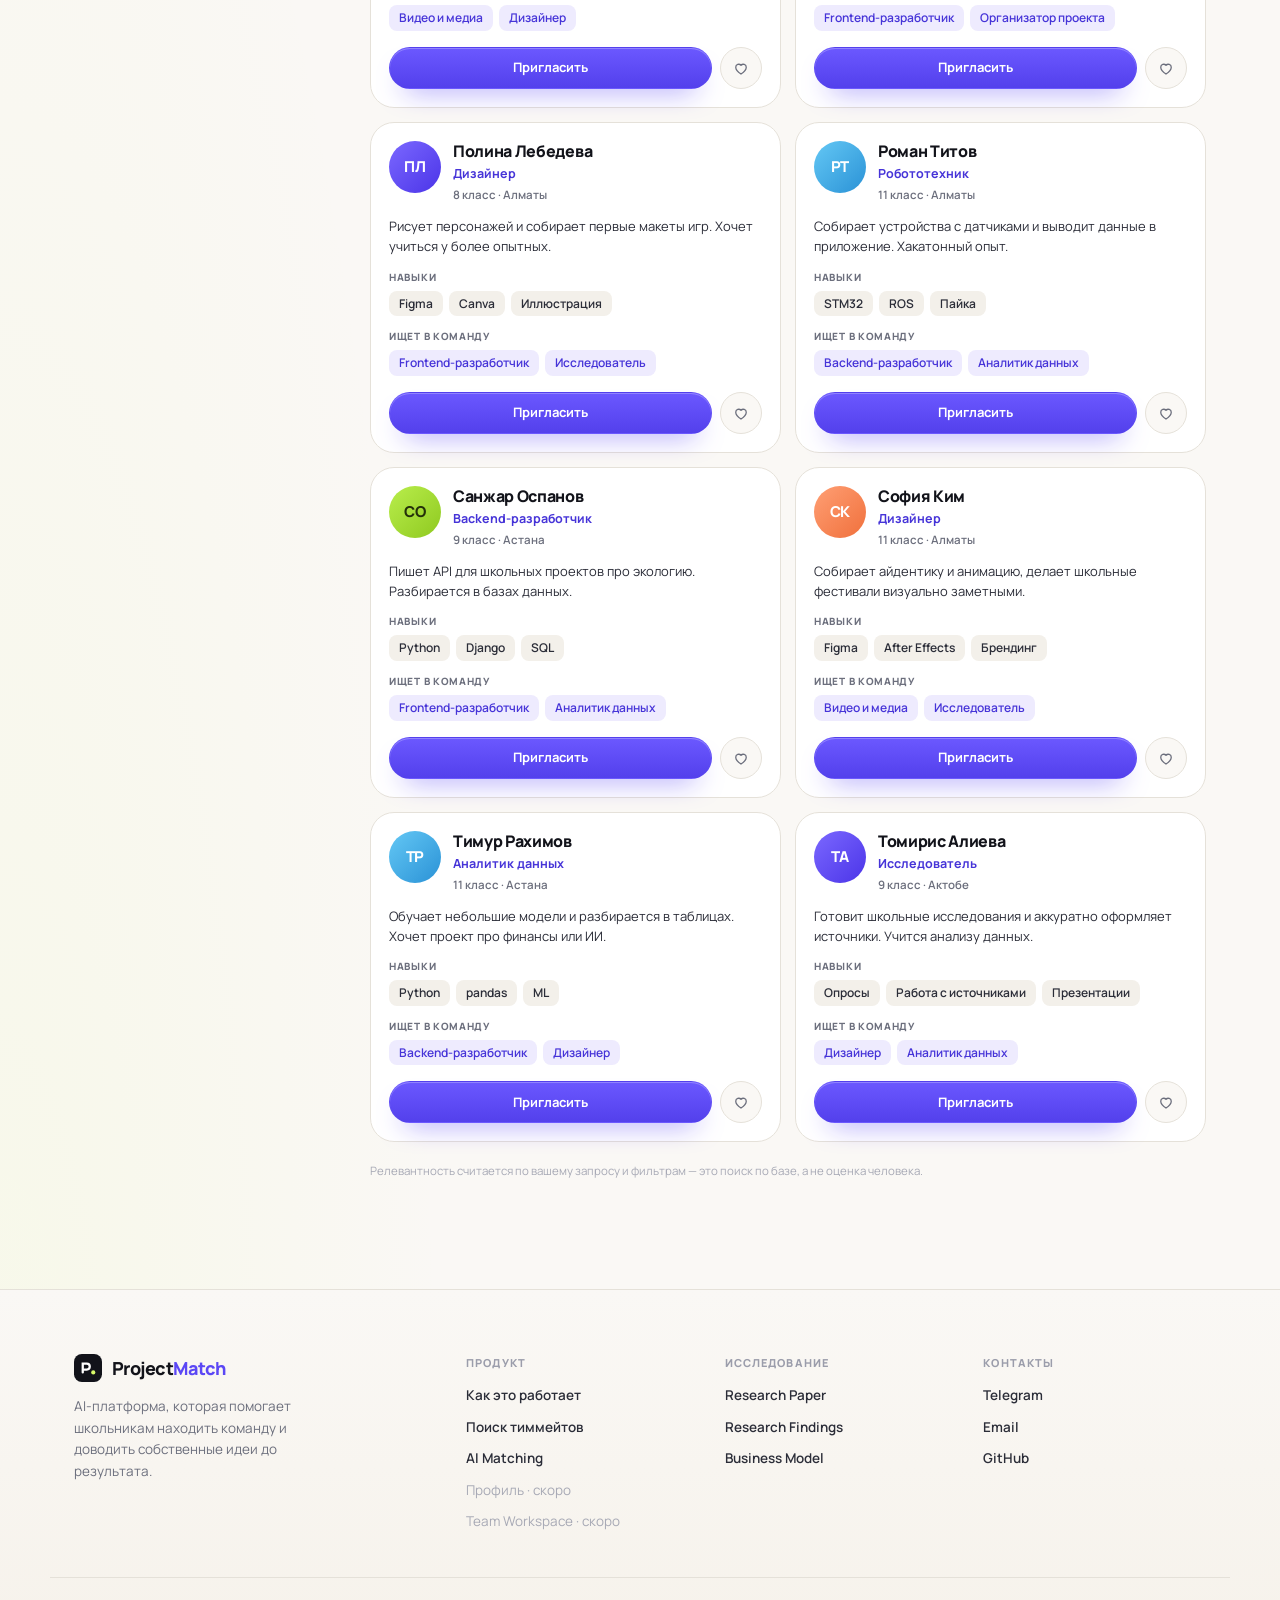
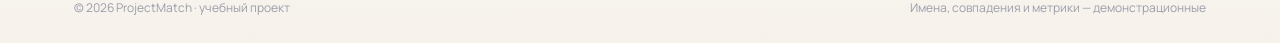
<file: search.html>
<!DOCTYPE html>
<html lang="ru" data-page="search">
<head>
  <meta charset="UTF-8" />
  <meta name="viewport" content="width=device-width, initial-scale=1" />
  <title id="page-title">Поиск тиммейтов — ProjectMatch</title>
  <meta id="meta-description" name="description" content="Найдите тиммейтов по имени, роли, навыку или интересу: дизайнеры, разработчики, исследователи и организаторы для школьных проектов." />
  <meta name="theme-color" content="#faf8f5" />

  <link rel="icon" href="data:image/svg+xml,%3Csvg xmlns='http://www.w3.org/2000/svg' viewBox='0 0 32 32'%3E%3Crect width='32' height='32' rx='9' fill='%235b47f5'/%3E%3Cpath d='M10 21V11h4.6a3.4 3.4 0 0 1 0 6.8H12' stroke='white' stroke-width='2.6' fill='none' stroke-linecap='round'/%3E%3Ccircle cx='22' cy='21' r='2.4' fill='%23d9fb6a'/%3E%3C/svg%3E" />

  <link rel="preconnect" href="https://fonts.googleapis.com" />
  <link rel="preconnect" href="https://fonts.gstatic.com" crossorigin />
  <link href="https://fonts.googleapis.com/css2?family=Manrope:wght@400;500;600;700;800&family=Instrument+Serif:ital@0;1&display=swap" rel="stylesheet" />

  <link rel="stylesheet" href="assets/css/styles.css" />
  <link rel="stylesheet" href="assets/css/search.css" />

  <script>document.documentElement.classList.add('js');</script>
</head>
<body>
  <a class="skip-link" href="#main" data-i18n="a11y.skip">Перейти к содержанию</a>

  <!-- ============ HEADER ============ -->
  <header class="header" id="header">
    <div class="container header__inner">
      <a class="brand" href="index.html" aria-label="ProjectMatch — на главную" data-i18n-aria-label="a11y.brand">
        <span class="brand__mark" aria-hidden="true">
          <svg viewBox="0 0 32 32" width="32" height="32">
            <rect width="32" height="32" rx="9" fill="currentColor" />
            <path d="M10 21V11h4.6a3.4 3.4 0 0 1 0 6.8H12" stroke="#fff" stroke-width="2.6" fill="none" stroke-linecap="round" />
            <circle cx="22" cy="21" r="2.4" fill="#d9fb6a" />
          </svg>
        </span>
        <span class="brand__name">Project<span>Match</span></span>
      </a>

      <nav class="nav" id="nav" aria-label="Основная навигация" data-i18n-aria-label="a11y.nav">
        <a class="nav__link" href="index.html#how" data-i18n="nav.how">Как это работает</a>
        <a class="nav__link" href="index.html#features" data-i18n="nav.features">Возможности</a>
        <a class="nav__link" href="search.html" aria-current="page" data-i18n="nav.search">Поиск</a>
        <a class="nav__link" href="index.html#research" data-i18n="nav.research">Исследование</a>
        <a class="btn btn--primary btn--sm nav__cta" href="search.html" data-i18n="nav.cta">Найти тиммейта</a>
      </nav>

      <div class="header__actions">
        <div class="lang" role="group" aria-label="Язык интерфейса" data-i18n-aria-label="lang.label">
          <button class="lang__btn is-active" type="button" data-lang="ru" aria-pressed="true" lang="ru">РУС</button>
          <button class="lang__btn" type="button" data-lang="kk" aria-pressed="false" lang="kk">ҚАЗ</button>
        </div>
        <a class="btn btn--primary btn--sm header__cta" href="index.html#match" data-i18n="nav.match">AI Matching</a>
        <button class="burger" id="burger" type="button" aria-expanded="false" aria-controls="nav" aria-label="Открыть меню" data-i18n-aria-label="a11y.menu">
          <span></span><span></span>
        </button>
      </div>
    </div>
  </header>

  <main id="main">
    <!-- ============ ПОИСК: ЗАГОЛОВОК ============ -->
    <section class="find-hero">
      <div class="find-hero__glow find-hero__glow--a" aria-hidden="true"></div>
      <div class="find-hero__glow find-hero__glow--b" aria-hidden="true"></div>

      <div class="container find-hero__inner">
        <p class="eyebrow reveal">
          <span class="eyebrow__dot" aria-hidden="true"></span>
          <span data-i18n="search.eyebrow">Поиск тиммейтов</span>
        </p>

        <h1 class="find-hero__title reveal" data-delay="1" data-i18n-html="search.title">
          Найди <em>свою</em> команду
        </h1>

        <p class="find-hero__lead reveal" data-delay="1" data-i18n="search.lead">
          Ищите по имени, роли или навыку — база сама поймёт, что «дизайнер» — это дизайнеры,
          а «пайтон» и «питон» — Python.
        </p>

        <form class="finder reveal" data-delay="2" id="finder" role="search" autocomplete="off">
          <label class="sr-only" for="q" data-i18n="search.label">Поиск тиммейтов</label>
          <span class="finder__icon" aria-hidden="true">
            <svg viewBox="0 0 24 24" width="20" height="20">
              <circle cx="11" cy="11" r="6.6" fill="none" stroke="currentColor" stroke-width="1.9" />
              <path d="m16 16 4.2 4.2" fill="none" stroke="currentColor" stroke-width="1.9" stroke-linecap="round" />
            </svg>
          </span>
          <input
            class="finder__input"
            id="q"
            name="q"
            type="search"
            enterkeyhint="search"
            placeholder="Имя, роль или навык: «дизайнер», «пайтон», «Маша»"
            data-i18n-placeholder="search.placeholder"
          />
          <button class="finder__clear" id="clear" type="button" hidden aria-label="Очистить поиск" data-i18n-aria-label="search.clear">
            <svg viewBox="0 0 20 20" width="16" height="16" aria-hidden="true">
              <path d="M5 5l10 10M15 5 5 15" fill="none" stroke="currentColor" stroke-width="1.8" stroke-linecap="round" />
            </svg>
          </button>
          <button class="btn btn--primary finder__submit" type="submit" data-i18n="search.submit">Найти</button>
        </form>

        <div class="finder__hints reveal" data-delay="2">
          <span class="finder__hints-label" data-i18n="search.hint">Попробуйте</span>
          <button class="chip chip--ghost" type="button" data-suggest="дизайнер">дизайнер</button>
          <button class="chip chip--ghost" type="button" data-suggest="пайтон">пайтон</button>
          <button class="chip chip--ghost" type="button" data-suggest="Python">Python</button>
          <button class="chip chip--ghost" type="button" data-suggest="эко">эко</button>
          <button class="chip chip--ghost" type="button" data-suggest="Маша">Маша</button>
        </div>

        <p class="finder__demo" data-i18n="search.demo">
          Демо-база: 40 учебных профилей, имена и биографии вымышленные
        </p>
      </div>
    </section>

    <!-- ============ ПОИСК: ФИЛЬТРЫ + РЕЗУЛЬТАТЫ ============ -->
    <section class="section results-section">
      <div class="container results-layout">
        <aside class="filters" id="filters" aria-label="Фильтры" data-i18n-aria-label="search.filters">
          <div class="filters__head">
            <h2 class="filters__title" data-i18n="search.filters">Фильтры</h2>
            <button class="filters__reset" id="reset" type="button" data-i18n="search.reset">Сбросить</button>
          </div>

          <div class="filters__group">
            <h3 class="filters__label" data-i18n="search.role">Роль</h3>
            <div class="chips" id="role-chips"></div>
          </div>

          <div class="filters__group">
            <h3 class="filters__label" data-i18n="search.interests">Интересы</h3>
            <div class="chips" id="interest-chips"></div>
          </div>

          <div class="filters__group">
            <h3 class="filters__label" data-i18n="search.grade">Класс</h3>
            <div class="chips chips--compact" id="grade-chips"></div>
          </div>

          <div class="filters__group">
            <h3 class="filters__label" data-i18n="search.capacity">Занятость</h3>
            <div class="chips chips--compact" id="capacity-chips"></div>
          </div>

          <label class="switch" for="fav-only">
            <input type="checkbox" id="fav-only" />
            <span class="switch__track" aria-hidden="true"></span>
            <span class="switch__text" data-i18n="search.favorites">Только избранное</span>
          </label>
        </aside>

        <div class="results">
          <div class="results__bar">
            <div class="results__heading">
              <h2 class="results__title" data-i18n="search.results">Кандидаты</h2>
              <p class="results__count" id="count" role="status" aria-live="polite">—</p>
            </div>

            <div class="results__tools">
              <button
                class="btn btn--soft btn--sm chat-open"
                id="chat-open"
                type="button"
              ><span data-i18n="chat.open">Мои чаты</span><span class="chat-open__badge" id="chat-badge" hidden>0</span></button>

              <button
                class="btn btn--outline btn--sm filters-toggle"
                id="filters-toggle"
                type="button"
                aria-expanded="false"
                aria-controls="filters"
                data-i18n="search.filters.show"
              >Фильтры</button>

              <label class="sort">
                <span class="sort__label" data-i18n="search.sort">Сортировка</span>
                <select id="sort" class="sort__select">
                  <option value="relevance" data-i18n="search.sort.relevance">По релевантности</option>
                  <option value="name" data-i18n="search.sort.name">По имени</option>
                  <option value="grade" data-i18n="search.sort.grade">По классу</option>
                </select>
              </label>
            </div>
          </div>

          <div class="people-grid" id="grid"></div>

          <div class="results__empty" id="empty" hidden>
            <span class="results__empty-icon" aria-hidden="true">
              <svg viewBox="0 0 24 24" width="26" height="26">
                <circle cx="11" cy="11" r="6.6" fill="none" stroke="currentColor" stroke-width="1.7" />
                <path d="m16 16 4.2 4.2M8.6 11h4.8" fill="none" stroke="currentColor" stroke-width="1.7" stroke-linecap="round" />
              </svg>
            </span>
            <h3 data-i18n="search.empty.title">Никого не нашли</h3>
            <p data-i18n="search.empty.text">Попробуйте другой запрос или сбросьте фильтры.</p>
            <button class="btn btn--primary" id="empty-reset" type="button" data-i18n="search.empty.reset">Сбросить поиск</button>
          </div>

          <p class="results__note" data-i18n="search.note">
            Релевантность считается по вашему запросу и фильтрам — это поиск по базе,
            а не оценка человека.
          </p>
        </div>
      </div>
    </section>

    <noscript>
      <p class="container noscript">Для поиска тиммейтов нужен JavaScript. Включите его и обновите страницу.</p>
    </noscript>
  </main>

  <!-- ============ FOOTER ============ -->
  <footer class="footer">
    <div class="container footer__inner">
      <div class="footer__brand">
        <a class="brand" href="index.html">
          <span class="brand__mark" aria-hidden="true">
            <svg viewBox="0 0 32 32" width="28" height="28">
              <rect width="32" height="32" rx="9" fill="currentColor" />
              <path d="M10 21V11h4.6a3.4 3.4 0 0 1 0 6.8H12" stroke="#fff" stroke-width="2.6" fill="none" stroke-linecap="round" />
              <circle cx="22" cy="21" r="2.4" fill="#d9fb6a" />
            </svg>
          </span>
          <span class="brand__name">Project<span>Match</span></span>
        </a>
        <p class="footer__tagline" data-i18n="footer.tagline">
          AI-платформа, которая помогает школьникам находить команду
          и доводить собственные идеи до результата.
        </p>
      </div>

      <nav class="footer__col" aria-label="Продукт" data-i18n-aria-label="footer.product">
        <h4 data-i18n="footer.product">Продукт</h4>
        <a href="index.html#how" data-i18n="nav.how">Как это работает</a>
        <a href="search.html" data-i18n="footer.search">Поиск тиммейтов</a>
        <a href="index.html#match" data-i18n="nav.match">AI Matching</a>
        <span class="footer__soon" data-i18n="footer.soonProfile">Профиль · скоро</span>
        <span class="footer__soon" data-i18n="footer.soonWorkspace">Team Workspace · скоро</span>
      </nav>

      <nav class="footer__col" aria-label="Исследование" data-i18n-aria-label="footer.research">
        <h4 data-i18n="footer.research">Исследование</h4>
        <a href="index.html#research">Research Paper</a>
        <a href="index.html#research">Research Findings</a>
        <a href="index.html#research">Business Model</a>
      </nav>

      <nav class="footer__col" aria-label="Контакты" data-i18n-aria-label="footer.contacts">
        <h4 data-i18n="footer.contacts">Контакты</h4>
        <a href="index.html#research">Telegram</a>
        <a href="index.html#research">Email</a>
        <a href="index.html#research">GitHub</a>
      </nav>
    </div>

    <div class="container footer__bottom">
      <p>© <span id="year">2026</span> ProjectMatch · <span data-i18n="footer.edu">учебный проект</span></p>
      <p data-i18n="footer.disclaimer">Имена, совпадения и метрики — демонстрационные</p>
    </div>
  </footer>

  <!-- Профиль кандидата -->
  <dialog class="pmodal" id="profile-modal" aria-labelledby="pmodal-name">
    <div class="pmodal__box">
      <button class="pmodal__close" id="pmodal-close" type="button" aria-label="Закрыть профиль" data-i18n-aria-label="search.modal.close">
        <svg viewBox="0 0 20 20" width="18" height="18" aria-hidden="true">
          <path d="M5 5l10 10M15 5 5 15" fill="none" stroke="currentColor" stroke-width="1.8" stroke-linecap="round" />
        </svg>
      </button>
      <div id="pmodal-body"></div>
    </div>
  </dialog>

  <!-- Приглашение в проект -->
  <dialog class="pmodal invite-modal" id="invite-modal" aria-labelledby="invite-title">
    <div class="pmodal__box">
      <button class="pmodal__close" id="invite-close" type="button" data-i18n-aria-label="invite.close" aria-label="Закрыть">
        <svg viewBox="0 0 20 20" width="18" height="18" aria-hidden="true">
          <path d="M5 5l10 10M15 5 5 15" fill="none" stroke="currentColor" stroke-width="1.8" stroke-linecap="round" />
        </svg>
      </button>
      <h2 class="invite__title" id="invite-title" data-i18n="invite.title">Приглашение в проект</h2>
      <p class="invite__who"><span data-i18n="invite.who">Кому</span>: <strong id="invite-who"></strong></p>

      <form id="invite-form">
        <label class="field">
          <span data-i18n="invite.project">Проект</span>
          <select id="invite-project"></select>
        </label>
        <label class="field" id="invite-new-wrap" hidden>
          <span data-i18n="invite.project.name">Название проекта</span>
          <input id="invite-new-project" type="text" maxlength="80" data-i18n-placeholder="invite.project.placeholder" placeholder="Например: Эко-приложение для школы" />
        </label>
        <label class="field">
          <span data-i18n="invite.message">Сообщение</span>
          <textarea id="invite-message" rows="3" maxlength="500" data-i18n-placeholder="invite.message.placeholder" placeholder="Привет! Давай сделаем проект вместе…"></textarea>
        </label>
        <p class="field__error" id="invite-error" hidden></p>
        <p class="invite__demo" data-i18n="invite.demo">Демо: приглашение и чат сохраняются в этом браузере.</p>
        <div class="invite__actions">
          <button class="btn btn--outline" id="invite-cancel" type="button" data-i18n="invite.cancel">Отмена</button>
          <button class="btn btn--primary" type="submit" data-i18n="invite.submit">Отправить приглашение</button>
        </div>
      </form>
    </div>
  </dialog>

  <!-- Чат с тиммейтом -->
  <dialog class="pmodal chat-modal" id="chat-modal" aria-labelledby="chat-title">
    <div class="chat__box">
      <aside class="chat__side">
        <div class="chat__side-head">
          <h2 id="chat-title" data-i18n="chat.title">Чаты и проекты</h2>
          <button class="pmodal__close chat__close" id="chat-close" type="button" data-i18n-aria-label="chat.close" aria-label="Закрыть чат">
            <svg viewBox="0 0 20 20" width="18" height="18" aria-hidden="true">
              <path d="M5 5l10 10M15 5 5 15" fill="none" stroke="currentColor" stroke-width="1.8" stroke-linecap="round" />
            </svg>
          </button>
        </div>

        <div class="chat__list" id="chat-list"></div>

        <details class="chat__settings">
          <summary data-i18n="chat.settings">Настройки AI</summary>
          <div class="chat__settings-body">
            <p class="chat__mode" id="chat-mode"></p>
            <label class="field field--sm">
              <span data-i18n="chat.endpoint">Адрес прокси (Worker)</span>
              <input id="chat-endpoint" type="url" inputmode="url" data-i18n-placeholder="chat.endpoint.placeholder" placeholder="https://example.workers.dev/chat" />
            </label>
            <label class="field field--sm">
              <span data-i18n="chat.key">Ключ Gemini (только в вашем браузере)</span>
              <input id="chat-key" type="password" autocomplete="off" spellcheck="false" data-i18n-placeholder="chat.key.placeholder" placeholder="AIza…" />
            </label>
            <div class="chat__settings-actions">
              <button class="btn btn--primary btn--sm" id="chat-save" type="button" data-i18n="chat.key.save">Сохранить</button>
              <button class="btn btn--outline btn--sm" id="chat-clear-key" type="button" data-i18n="chat.key.clear">Удалить ключ</button>
            </div>
            <p class="chat__hint" data-i18n="chat.ai.note">Без прокси ключ виден в браузере — используйте его только для себя.</p>
          </div>
        </details>
      </aside>

      <section class="chat__main" id="chat-main">
        <div class="chat__head" id="chat-head"></div>
        <div class="chat__messages" id="chat-messages" role="log" aria-live="polite"></div>
        <form class="chat__composer" id="chat-form">
          <input id="chat-input" type="text" maxlength="1000" autocomplete="off" data-i18n-placeholder="chat.placeholder" placeholder="Напишите сообщение…" />
          <button class="btn btn--primary btn--sm" type="submit" data-i18n="chat.send">Отправить</button>
        </form>
        <p class="chat__note" data-i18n="chat.demo.note">Демо-прототип: сообщения сохраняются только в этом браузере.</p>
      </section>
    </div>
  </dialog>

  <button class="chat-fab" id="chat-fab" type="button" data-i18n-aria-label="chat.open" aria-label="Мои чаты">
    <svg viewBox="0 0 24 24" width="24" height="24" aria-hidden="true">
      <path d="M20 12a7.6 7.6 0 0 1-8 7.6 8.7 8.7 0 0 1-2.4-.3L5 21l1.3-4A7.2 7.2 0 0 1 4 12a7.6 7.6 0 0 1 8-7.6A7.6 7.6 0 0 1 20 12Z" fill="none" stroke="currentColor" stroke-width="1.8" stroke-linejoin="round" />
    </svg>
    <span class="chat-fab__badge" id="chat-badge-fab" hidden>0</span>
  </button>

  <div class="toasts" id="toasts" role="status" aria-live="polite"></div>

  <script src="assets/js/i18n.js"></script>
  <script src="assets/js/data.js"></script>
  <script src="assets/js/db.js"></script>
  <script src="assets/js/search-engine.js"></script>
  <script src="assets/js/ai.js"></script>
  <script src="assets/js/main.js"></script>
  <script src="assets/js/search-page.js"></script>
</body>
</html>
</file>
<file: assets/css/styles.css>
/* =========================================================
   ProjectMatch — дизайн-система и лендинг
   1. Токены
   2. База и утилиты
   3. Кнопки, чипы, аватары
   4. Хедер
   5. Hero
   6. Бегущая строка
   7. Секции: шаги, bento, канбан
   8. Демо мэтчинга
   9. Исследование и CTA
   10. Футер
   11. Анимации и адаптив
   ========================================================= */

/* ---------- 1. Токены ---------- */
:root {
  --paper: #faf8f5;
  --paper-2: #f3f0ea;
  --surface: #ffffff;
  --ink: #12131a;
  --ink-soft: #2b2d38;
  --muted: #6c6f7d;
  --line: #e5e1d9;
  --line-soft: #efebe4;

  --primary: #5b47f5;
  --primary-deep: #4634d8;
  --primary-soft: #eeebfe;
  --lime: #d9fb6a;
  --lime-deep: #c3ee45;
  --coral: #ff8a5b;

  --font: "Manrope", "Segoe UI", system-ui, -apple-system, sans-serif;
  --font-display: "Instrument Serif", Georgia, "Times New Roman", serif;

  --radius-sm: 10px;
  --radius: 16px;
  --radius-lg: 24px;
  --radius-xl: 32px;

  --shadow-sm: 0 1px 2px rgba(18, 19, 26, 0.05);
  --shadow: 0 12px 32px -18px rgba(18, 19, 26, 0.35);
  --shadow-lg: 0 40px 80px -40px rgba(18, 19, 26, 0.4);
  --shadow-card: 0 24px 60px -30px rgba(18, 19, 26, 0.32);

  --container: 1180px;
  --ease: cubic-bezier(0.22, 0.61, 0.36, 1);
}

/* ---------- 2. База ---------- */
*,
*::before,
*::after { box-sizing: border-box; }

html {
  scroll-behavior: smooth;
  scroll-padding-top: 96px;
  -webkit-text-size-adjust: 100%;
}

body {
  margin: 0;
  background: var(--paper);
  color: var(--ink);
  font-family: var(--font);
  font-size: 16px;
  line-height: 1.6;
  -webkit-font-smoothing: antialiased;
  overflow-x: hidden;
}

h1, h2, h3, h4, p, figure, blockquote, dl, dd { margin: 0; }
ul, ol { margin: 0; padding: 0; list-style: none; }
a { color: inherit; text-decoration: none; }
button { font: inherit; color: inherit; cursor: pointer; }
img, svg { display: block; max-width: 100%; }

::selection { background: var(--lime); color: var(--ink); }

:focus-visible {
  outline: 2px solid var(--primary);
  outline-offset: 3px;
  border-radius: 6px;
}

.container {
  width: 100%;
  max-width: var(--container);
  margin-inline: auto;
  padding-inline: 24px;
}

.skip-link {
  position: absolute;
  top: -100px;
  left: 16px;
  z-index: 999;
  background: var(--ink);
  color: #fff;
  padding: 10px 16px;
  border-radius: 0 0 10px 10px;
  transition: top 0.2s;
}
.skip-link:focus { top: 0; }

.section { padding: clamp(64px, 8.5vw, 120px) 0; }
.section--tint { background: var(--paper-2); }

.section__head {
  max-width: 680px;
  margin-bottom: clamp(36px, 5vw, 60px);
}
.section__head--split {
  display: grid;
  grid-template-columns: 1.15fr 0.85fr;
  gap: 40px;
  align-items: end;
  max-width: none;
}
.section__head--split .section__lead { max-width: 380px; margin-left: auto; }

.section__title {
  font-size: clamp(1.85rem, 3.4vw, 2.9rem);
  line-height: 1.1;
  letter-spacing: -0.03em;
  font-weight: 800;
  margin-bottom: 16px;
}
.section__title em {
  font-family: var(--font-display);
  font-style: italic;
  font-weight: 400;
  letter-spacing: -0.01em;
  color: var(--primary);
}

.section__lead {
  color: var(--muted);
  font-size: clamp(15px, 1.1vw, 17px);
}

.eyebrow {
  display: inline-flex;
  align-items: center;
  gap: 8px;
  font-size: 12px;
  font-weight: 700;
  letter-spacing: 0.1em;
  text-transform: uppercase;
  color: var(--ink-soft);
  margin-bottom: 18px;
}
.eyebrow__dot {
  width: 7px;
  height: 7px;
  border-radius: 50%;
  background: var(--primary);
  box-shadow: 0 0 0 4px rgba(91, 71, 245, 0.14);
}
.eyebrow--light { color: rgba(255, 255, 255, 0.72); }
.eyebrow--light .eyebrow__dot { background: var(--lime); box-shadow: 0 0 0 4px rgba(217, 251, 106, 0.16); }

/* ---------- 3. Кнопки / чипы / аватары ---------- */
.btn {
  display: inline-flex;
  align-items: center;
  justify-content: center;
  gap: 8px;
  border: 1px solid transparent;
  border-radius: 999px;
  font-weight: 700;
  font-size: 15px;
  line-height: 1;
  padding: 15px 24px;
  transition: transform 0.2s var(--ease), background 0.2s, box-shadow 0.2s, border-color 0.2s, color 0.2s;
  white-space: nowrap;
}
.btn:hover { transform: translateY(-1px); }
.btn:active { transform: translateY(0); }

.btn--primary {
  background: var(--primary);
  color: #fff;
  box-shadow: 0 10px 24px -12px rgba(91, 71, 245, 0.9);
}
.btn--primary:hover { background: var(--primary-deep); }

.btn--outline {
  background: transparent;
  border-color: var(--line);
  color: var(--ink);
}
.btn--outline:hover { border-color: var(--ink); background: #fff; }

.btn--lime {
  background: var(--lime);
  color: var(--ink);
  box-shadow: 0 10px 24px -12px rgba(217, 251, 106, 0.8);
}
.btn--lime:hover { background: var(--lime-deep); }

.btn--sm { padding: 11px 18px; font-size: 14px; }
.btn--lg { padding: 17px 28px; font-size: 16px; }
.btn--block { width: 100%; }

.btn--icon {
  width: 46px;
  height: 46px;
  padding: 0;
  border-radius: 50%;
  background: var(--paper);
  border-color: var(--line);
  color: var(--muted);
  flex: none;
}
.btn--icon:hover { color: var(--primary); border-color: var(--primary-soft); background: var(--primary-soft); }

.tags { display: flex; flex-wrap: wrap; gap: 6px; }
.tags span {
  display: inline-flex;
  align-items: center;
  padding: 5px 10px;
  border-radius: 8px;
  background: var(--paper-2);
  color: var(--ink-soft);
  font-size: 12px;
  font-weight: 600;
  line-height: 1.3;
}
.tags--match span { background: var(--primary-soft); color: var(--primary-deep); }

.pill {
  display: inline-flex;
  align-items: center;
  padding: 5px 10px;
  border-radius: 999px;
  font-size: 11px;
  font-weight: 700;
  letter-spacing: 0.02em;
}
.pill--soft { background: var(--paper-2); color: var(--muted); }

/* Аватары — инициалы на мягких градиентах, без внешних картинок */
.avatar {
  display: grid;
  place-items: center;
  flex: none;
  border-radius: 50%;
  font-weight: 800;
  letter-spacing: -0.02em;
  color: #fff;
  background: linear-gradient(135deg, #7b68ff, #4b34e8);
  user-select: none;
}
.avatar[data-tone="lime"] { background: linear-gradient(135deg, #b9ee4c, #8fc920); color: #24300a; }
.avatar[data-tone="coral"] { background: linear-gradient(135deg, #ff9f74, #f0703c); }
.avatar[data-tone="sky"] { background: linear-gradient(135deg, #64c8f5, #2a92d6); }
.avatar--lg { width: 52px; height: 52px; font-size: 15px; }
.avatar--xs { width: 30px; height: 30px; font-size: 10px; }
.avatar--xxs { width: 22px; height: 22px; font-size: 8px; }
.avatar--more { background: #fff; color: var(--muted); border: 1px solid var(--line); font-size: 9px; }

.avatars { display: flex; }
.avatars .avatar { border: 2px solid var(--paper); margin-left: -8px; }
.avatars .avatar:first-child { margin-left: 0; }

/* ---------- 4. Хедер ---------- */
.header {
  position: sticky;
  top: 0;
  z-index: 100;
  background: rgba(250, 248, 245, 0.82);
  backdrop-filter: blur(14px);
  -webkit-backdrop-filter: blur(14px);
  border-bottom: 1px solid transparent;
  transition: border-color 0.25s, box-shadow 0.25s, background 0.25s;
}
.header.is-scrolled {
  border-bottom-color: var(--line);
  box-shadow: 0 8px 30px -24px rgba(18, 19, 26, 0.5);
}

.header__inner {
  display: flex;
  align-items: center;
  justify-content: space-between;
  gap: 24px;
  height: 72px;
}

.brand { display: inline-flex; align-items: center; gap: 10px; }
.brand__mark { color: var(--ink); display: block; }
.brand__name {
  font-size: 18px;
  font-weight: 800;
  letter-spacing: -0.03em;
}
.brand__name span { color: var(--primary); }

.nav { display: flex; align-items: center; gap: 4px; }
.nav__link {
  position: relative;
  padding: 9px 13px;
  border-radius: 999px;
  font-size: 14px;
  font-weight: 600;
  color: var(--muted);
  transition: color 0.2s, background 0.2s;
}
.nav__link:hover { color: var(--ink); background: rgba(18, 19, 26, 0.04); }
.nav__cta { display: none; }

.header__actions { display: flex; align-items: center; gap: 10px; }

/* Переключатель языка: маленький сегментированный контрол */
.lang {
  display: inline-flex;
  align-items: center;
  gap: 2px;
  flex: none;
  padding: 3px;
  border: 1px solid var(--line);
  border-radius: 999px;
  background: #fff;
}
.lang__btn {
  border: 0;
  background: transparent;
  border-radius: 999px;
  padding: 6px 9px;
  font-family: inherit;
  font-size: 10.5px;
  font-weight: 800;
  letter-spacing: 0.04em;
  color: var(--muted);
  line-height: 1;
  cursor: pointer;
  transition: color 0.2s, background 0.2s;
}
.lang__btn:hover { color: var(--ink); }
.lang__btn.is-active { background: var(--ink); color: #fff; }
.lang__btn.is-active:hover { color: #fff; }
.lang__btn:focus-visible { outline: 2px solid var(--primary); outline-offset: 2px; }

.burger {
  display: none;
  width: 42px;
  height: 42px;
  border: 1px solid var(--line);
  border-radius: 50%;
  background: #fff;
  position: relative;
}
.burger span {
  position: absolute;
  left: 50%;
  width: 16px;
  height: 1.8px;
  background: var(--ink);
  border-radius: 2px;
  transform: translateX(-50%);
  transition: transform 0.25s var(--ease), opacity 0.2s;
}
.burger span:first-child { top: 17px; }
.burger span:last-child { top: 23px; }
.burger[aria-expanded="true"] span:first-child { transform: translateX(-50%) translateY(3px) rotate(45deg); }
.burger[aria-expanded="true"] span:last-child { transform: translateX(-50%) translateY(-3px) rotate(-45deg); }

/* ---------- 5. Hero ---------- */
.hero {
  position: relative;
  padding: clamp(40px, 6vw, 76px) 0 clamp(56px, 7vw, 96px);
  overflow: hidden;
}
.hero__glow {
  position: absolute;
  border-radius: 50%;
  filter: blur(70px);
  pointer-events: none;
  z-index: 0;
}
.hero__glow--a {
  width: 520px;
  height: 520px;
  top: -180px;
  right: -60px;
  background: radial-gradient(circle, rgba(91, 71, 245, 0.28), transparent 68%);
}
.hero__glow--b {
  width: 420px;
  height: 420px;
  bottom: -220px;
  left: -120px;
  background: radial-gradient(circle, rgba(217, 251, 106, 0.45), transparent 70%);
}

.hero__inner {
  position: relative;
  z-index: 1;
  display: grid;
  grid-template-columns: 1.15fr 0.85fr;
  gap: clamp(28px, 4vw, 52px);
  align-items: center;
}

.hero__title {
  font-size: clamp(2.15rem, 3.5vw, 3.05rem);
  line-height: 1.06;
  letter-spacing: -0.045em;
  font-weight: 800;
  text-wrap: balance;
  margin-bottom: 22px;
}
.hero__title em {
  font-family: var(--font-display);
  font-style: italic;
  font-weight: 400;
  letter-spacing: -0.01em;
  color: var(--primary);
  padding-right: 2px;
}

.hero__lead {
  font-size: clamp(15.5px, 1.25vw, 18px);
  line-height: 1.62;
  color: var(--muted);
  max-width: 520px;
  margin-bottom: 30px;
}

.hero__actions { display: flex; flex-wrap: wrap; gap: 12px; margin-bottom: 24px; }

.hero__meta {
  display: flex;
  flex-wrap: wrap;
  gap: 8px 22px;
  margin-bottom: 32px;
}
.hero__meta li {
  position: relative;
  padding-left: 20px;
  font-size: 13px;
  font-weight: 600;
  color: var(--ink-soft);
}
.hero__meta li::before {
  content: "";
  position: absolute;
  left: 0;
  top: 50%;
  width: 12px;
  height: 12px;
  transform: translateY(-50%);
  border-radius: 50%;
  background: var(--lime);
  box-shadow: inset 0 0 0 3px #fff;
}

.hero__trust {
  display: flex;
  align-items: center;
  gap: 14px;
  padding-top: 26px;
  border-top: 1px solid var(--line);
  max-width: 470px;
}
.hero__trust-text { font-size: 13.5px; color: var(--muted); line-height: 1.4; }
.hero__trust-text strong { color: var(--ink); font-weight: 800; }

/* Сцена с карточкой продукта */
.stage {
  position: relative;
  padding: 34px 0 0;
}
.stage__tag {
  display: inline-flex;
  align-items: center;
  gap: 8px;
  position: absolute;
  top: 0;
  left: 0;
  padding: 7px 13px;
  border-radius: 999px;
  background: #fff;
  border: 1px solid var(--line);
  font-size: 11.5px;
  font-weight: 700;
  color: var(--muted);
  box-shadow: var(--shadow-sm);
  z-index: 4;
}
.stage__tag-dot {
  width: 6px;
  height: 6px;
  border-radius: 50%;
  background: var(--coral);
  animation: pulse 2.4s infinite;
}
.stage__card { position: relative; }
.stage__note {
  margin-top: 36px;
  font-size: 10.5px;
  line-height: 1.4;
  color: #a7a9b5;
  text-align: center;
}

.person {
  background: #fff;
  border: 1px solid var(--line);
  border-radius: var(--radius-lg);
  padding: 22px;
  box-shadow: var(--shadow-card);
  position: relative;
}
.person--hero {
  margin-top: 22px;
  transform: rotate(-1.2deg);
  transition: transform 0.5s var(--ease);
}
.person--hero:hover { transform: rotate(0deg) translateY(-3px); }

.person__head { display: flex; align-items: center; gap: 12px; margin-bottom: 14px; }
.person__id { min-width: 0; flex: 1; }
.person__name {
  font-size: 16px;
  font-weight: 800;
  letter-spacing: -0.02em;
  line-height: 1.25;
}
.person__role { font-size: 12px; color: var(--muted); font-weight: 600; margin-top: 2px; }
.person__bio {
  font-size: 13.5px;
  line-height: 1.55;
  color: var(--ink-soft);
  margin-bottom: 16px;
}

.person__facts { display: grid; gap: 12px; margin-bottom: 18px; }
.fact { display: grid; gap: 6px; }
.fact dt {
  font-size: 10.5px;
  font-weight: 700;
  letter-spacing: 0.08em;
  text-transform: uppercase;
  color: #9b9dab;
}

.person__foot { display: flex; gap: 8px; }
.person__foot .btn--primary { padding: 13px 20px; font-size: 14px; }

/* Кольцо совпадения: --p задаётся из JS, чтобы анимировать заполнение */
@property --p {
  syntax: "<number>";
  inherits: false;
  initial-value: 0;
}
.ring {
  --size: 60px;
  width: var(--size);
  height: var(--size);
  border-radius: 50%;
  flex: none;
  display: grid;
  place-items: center;
  position: relative;
  background: conic-gradient(from -90deg, var(--primary) calc(var(--p) * 1%), #edeaf6 0);
  transition: --p 1.1s var(--ease);
}
.ring::before {
  content: "";
  position: absolute;
  inset: 5px;
  border-radius: 50%;
  background: #fff;
}
.ring span {
  position: relative;
  font-size: 14px;
  font-weight: 800;
  letter-spacing: -0.03em;
  color: var(--ink);
  display: inline-flex;
  align-items: baseline;
}
.ring small { font-size: 9px; font-weight: 700; color: var(--muted); margin-left: 1px; }

/* Плавающая карточка идеи */
.person__context {
  display: flex;
  align-items: center;
  gap: 7px;
  font-size: 11px;
  font-weight: 700;
  color: var(--muted);
  padding-bottom: 12px;
  margin-bottom: 14px;
  border-bottom: 1px dashed var(--line);
}
.person__context-dot {
  width: 6px;
  height: 6px;
  border-radius: 50%;
  background: var(--primary);
  flex: none;
}

/* Тост «команда собрана» */
.toast {
  position: absolute;
  bottom: -34px;
  right: -6px;
  display: flex;
  align-items: center;
  gap: 10px;
  padding: 11px 16px 11px 12px;
  background: var(--ink);
  color: #fff;
  border-radius: 14px;
  box-shadow: var(--shadow-lg);
  z-index: 3;
  animation: float 8s ease-in-out infinite reverse;
}
.toast__icon {
  width: 26px;
  height: 26px;
  border-radius: 50%;
  background: var(--lime);
  color: var(--ink);
  display: grid;
  place-items: center;
  flex: none;
}
.toast__text { font-size: 10.5px; line-height: 1.35; color: rgba(255, 255, 255, 0.62); }
.toast__text strong { display: block; font-size: 11.5px; color: #fff; }

/* ---------- 6. Бегущая строка ---------- */
.marquee {
  border-top: 1px solid var(--line);
  border-bottom: 1px solid var(--line);
  background: #fff;
  padding: 18px 0;
  overflow: hidden;
  mask-image: linear-gradient(to right, transparent, #000 8%, #000 92%, transparent);
  -webkit-mask-image: linear-gradient(to right, transparent, #000 8%, #000 92%, transparent);
}
.marquee__track { display: flex; width: max-content; animation: scroll 38s linear infinite; }
.marquee__group {
  display: flex;
  align-items: center;
  gap: 30px;
  padding-right: 30px;
}
.marquee__group span {
  font-size: 15px;
  font-weight: 700;
  letter-spacing: -0.02em;
  color: var(--ink-soft);
  white-space: nowrap;
}
.marquee__group i { color: var(--primary); font-style: normal; font-size: 12px; }

/* ---------- 7. Шаги ---------- */
.steps {
  display: grid;
  grid-template-columns: repeat(3, 1fr);
  gap: 20px;
  counter-reset: step;
}
.step {
  position: relative;
  padding: 28px 26px 30px;
  background: #fff;
  border: 1px solid var(--line);
  border-radius: var(--radius-lg);
  transition: transform 0.3s var(--ease), box-shadow 0.3s, border-color 0.3s;
}
.step:hover {
  transform: translateY(-4px);
  box-shadow: var(--shadow);
  border-color: #d9d4c9;
}
.step__num {
  position: absolute;
  top: 22px;
  right: 24px;
  font-family: var(--font-display);
  font-size: 30px;
  font-style: italic;
  color: #ddd8ce;
  line-height: 1;
}
.step__icon {
  display: grid;
  place-items: center;
  width: 50px;
  height: 50px;
  border-radius: 14px;
  background: var(--primary-soft);
  color: var(--primary);
  margin-bottom: 20px;
}
.step__title { font-size: 19px; font-weight: 800; letter-spacing: -0.025em; margin-bottom: 8px; }
.step__text { font-size: 14.5px; line-height: 1.6; color: var(--muted); }

.steps__note {
  margin-top: 28px;
  padding-left: 18px;
  border-left: 2px solid var(--lime);
  font-size: 14px;
  color: var(--muted);
  max-width: 560px;
}

/* ---------- Bento ---------- */
.bento {
  display: grid;
  grid-template-columns: repeat(12, 1fr);
  gap: 20px;
}
.card {
  background: #fff;
  border: 1px solid var(--line);
  border-radius: var(--radius-xl);
  padding: 30px;
  position: relative;
  overflow: hidden;
  display: flex;
  flex-direction: column;
}
.card--match { grid-column: span 5; }
.card--kanban { grid-column: span 7; }
.card--quote { grid-column: span 7; }
.card--progress { grid-column: span 5; }

.card__top { display: flex; align-items: center; justify-content: space-between; gap: 12px; margin-bottom: 6px; }
.card__title { font-size: 19px; font-weight: 800; letter-spacing: -0.025em; margin-bottom: 8px; }
.card__text { font-size: 14px; line-height: 1.6; color: var(--muted); max-width: 42ch; }

/* Полосы совпадения */
.bars { display: grid; gap: 14px; margin-top: auto; padding-top: 28px; }
.bar {
  display: grid;
  grid-template-columns: 78px 1fr 30px;
  align-items: center;
  gap: 12px;
}
.bar__label { font-size: 12.5px; font-weight: 700; color: var(--ink-soft); }
/* Казахские подписи длиннее — даём колонке больше места, чтобы не наезжать на шкалу */
html[lang="kk"] .bar { grid-template-columns: 112px 1fr 30px; gap: 10px; }
html[lang="kk"] .bar__label { font-size: 12px; letter-spacing: -0.01em; }
.bar__track {
  height: 8px;
  border-radius: 999px;
  background: var(--paper-2);
  overflow: hidden;
}
.bar__fill {
  display: block;
  height: 100%;
  width: var(--w);
  border-radius: 999px;
  background: linear-gradient(90deg, var(--primary), #8f7dff);
  transform-origin: left;
}
.bar__value { font-size: 12px; font-weight: 800; color: var(--primary-deep); text-align: right; }

/* Мини-канбан */
.kanban {
  display: grid;
  grid-template-columns: repeat(3, minmax(0, 1fr));
  gap: 10px;
  margin-top: 24px;
  background: var(--paper);
  border: 1px solid var(--line-soft);
  border-radius: var(--radius);
  padding: 12px;
}
.kanban__col { min-width: 0; }
.kanban__title {
  display: flex;
  align-items: center;
  justify-content: space-between;
  font-size: 10.5px;
  font-weight: 800;
  letter-spacing: 0.04em;
  text-transform: uppercase;
  color: var(--muted);
  padding: 0 4px 8px;
}
.kanban__count {
  font-size: 9.5px;
  font-weight: 700;
  background: #fff;
  border-radius: 5px;
  padding: 1px 5px;
  color: #9b9dab;
  letter-spacing: 0;
}
.task {
  background: #fff;
  border: 1px solid var(--line);
  border-radius: 10px;
  padding: 9px 10px;
  margin-bottom: 8px;
  font-size: 11.5px;
  font-weight: 600;
  line-height: 1.35;
  color: var(--ink-soft);
  box-shadow: 0 1px 2px rgba(18, 19, 26, 0.04);
}
.task p { display: -webkit-box; -webkit-line-clamp: 2; -webkit-box-orient: vertical; overflow: hidden; }
.task__foot {
  display: flex;
  align-items: center;
  justify-content: space-between;
  gap: 6px;
  margin-top: 8px;
}
.task__date {
  font-size: 9px;
  font-weight: 700;
  color: var(--muted);
  background: var(--paper-2);
  border-radius: 5px;
  padding: 2px 5px;
  white-space: nowrap;
}
.task--accent { border-color: #d7d1fb; box-shadow: 0 4px 14px -8px rgba(91, 71, 245, 0.7); }
.task--accent .task__date { background: var(--primary-soft); color: var(--primary-deep); }
.task--done p { color: #9b9dab; text-decoration: line-through; text-decoration-color: #cfcbc1; }

/* Цитата */
.card--quote { background: var(--ink); border-color: var(--ink); color: #fff; justify-content: center; }
.quote-mark {
  font-family: var(--font-display);
  font-size: 64px;
  line-height: 0.6;
  color: var(--lime);
  margin-bottom: 18px;
}
.card__quote {
  font-size: clamp(19px, 2.1vw, 27px);
  line-height: 1.35;
  letter-spacing: -0.03em;
  font-weight: 700;
  max-width: 30ch;
}
.card__quote em {
  font-family: var(--font-display);
  font-style: italic;
  font-weight: 400;
  color: var(--lime);
}
.card__sign { margin-top: 18px; font-size: 12px; font-weight: 600; color: rgba(255, 255, 255, 0.45); }

/* Прогресс */
.progress-list { display: grid; gap: 16px; margin-top: auto; padding-top: 26px; }
.progress__row {
  display: flex;
  justify-content: space-between;
  font-size: 12.5px;
  font-weight: 700;
  color: var(--ink-soft);
  margin-bottom: 7px;
}
.progress__row span:last-child { color: var(--primary-deep); }
.progress__track {
  display: block;
  height: 7px;
  border-radius: 999px;
  background: var(--paper-2);
  overflow: hidden;
}
.progress__fill {
  display: block;
  height: 100%;
  width: var(--w);
  border-radius: 999px;
  background: var(--ink);
}
.progress:nth-child(1) .progress__fill { background: var(--lime-deep); }
.progress:nth-child(2) .progress__fill { background: var(--primary); }

/* ---------- 8. Демо мэтчинга ---------- */
.candidates {
  display: grid;
  grid-template-columns: repeat(3, 1fr);
  gap: 20px;
}
.candidates .person { box-shadow: var(--shadow-sm); transition: transform 0.3s var(--ease), box-shadow 0.3s, border-color 0.3s; }
.candidates .person:hover {
  transform: translateY(-5px);
  box-shadow: var(--shadow);
  border-color: #d9d4c9;
}

.notice {
  display: flex;
  gap: 14px;
  align-items: flex-start;
  margin-top: 28px;
  padding: 18px 22px;
  background: #fff;
  border: 1px dashed #d3cec4;
  border-radius: var(--radius);
  max-width: 720px;
}
.notice__icon { color: var(--primary); flex: none; margin-top: 1px; }
.notice p { font-size: 13.5px; line-height: 1.55; color: var(--muted); }
.notice strong { color: var(--ink); font-weight: 800; }

/* ---------- 9. Исследование / CTA ---------- */
.section--dark { background: var(--ink); color: #fff; }
.section--dark .section__lead { color: rgba(255, 255, 255, 0.62); }
.section--dark .section__title em { color: var(--lime); }

.research-grid {
  display: grid;
  grid-template-columns: repeat(3, 1fr);
  gap: 18px;
}
.research {
  padding: 26px;
  border: 1px solid rgba(255, 255, 255, 0.13);
  border-radius: var(--radius-lg);
  background: rgba(255, 255, 255, 0.035);
  transition: background 0.3s, border-color 0.3s, transform 0.3s var(--ease);
}
.research:hover {
  background: rgba(255, 255, 255, 0.07);
  border-color: rgba(217, 251, 106, 0.45);
  transform: translateY(-3px);
}
.research__kicker {
  font-size: 10.5px;
  font-weight: 800;
  letter-spacing: 0.12em;
  text-transform: uppercase;
  color: var(--lime);
  margin-bottom: 14px;
}
.research__title { font-size: 20px; font-weight: 800; letter-spacing: -0.025em; margin-bottom: 10px; }
.research__text { font-size: 14px; line-height: 1.6; color: rgba(255, 255, 255, 0.6); margin-bottom: 20px; }
.research__meta {
  font-size: 11.5px;
  font-weight: 700;
  color: rgba(255, 255, 255, 0.45);
  padding-top: 14px;
  border-top: 1px solid rgba(255, 255, 255, 0.1);
}
.research__note {
  margin-top: 26px;
  font-size: 13px;
  color: rgba(255, 255, 255, 0.4);
}

.cta { padding: clamp(48px, 7vw, 88px) 0; }
.cta__card {
  position: relative;
  overflow: hidden;
  border-radius: var(--radius-xl);
  padding: clamp(34px, 5vw, 64px);
  background: linear-gradient(135deg, #4630e0 0%, #5b47f5 46%, #7b68ff 100%);
  color: #fff;
  text-align: center;
}
.cta__glow {
  position: absolute;
  width: 420px;
  height: 420px;
  right: -90px;
  top: -160px;
  border-radius: 50%;
  background: radial-gradient(circle, rgba(217, 251, 106, 0.5), transparent 66%);
  filter: blur(30px);
  pointer-events: none;
}
.cta__title {
  position: relative;
  font-size: clamp(1.8rem, 3.6vw, 3rem);
  line-height: 1.06;
  letter-spacing: -0.04em;
  font-weight: 800;
  margin-bottom: 14px;
}
.cta__text {
  position: relative;
  font-size: clamp(14.5px, 1.2vw, 17px);
  color: rgba(255, 255, 255, 0.78);
  max-width: 460px;
  margin: 0 auto 28px;
}
.cta__actions {
  position: relative;
  display: flex;
  flex-direction: column;
  align-items: center;
  gap: 14px;
}
.cta__hint { font-size: 12px; color: rgba(255, 255, 255, 0.6); }

/* ---------- 10. Футер ---------- */
.footer {
  background: var(--paper);
  border-top: 1px solid var(--line);
  padding: clamp(44px, 5vw, 64px) 0 26px;
}
.footer__inner {
  display: grid;
  grid-template-columns: 1.6fr 1fr 1fr 1fr;
  gap: 36px;
}
.footer__brand .brand { margin-bottom: 14px; }
.footer__tagline { font-size: 13.5px; line-height: 1.6; color: var(--muted); max-width: 30ch; }
.footer__col { display: flex; flex-direction: column; gap: 10px; align-items: flex-start; }
.footer__col h4 {
  font-size: 11px;
  font-weight: 800;
  letter-spacing: 0.1em;
  text-transform: uppercase;
  color: #9b9dab;
  margin-bottom: 4px;
}
.footer__col a { font-size: 13.5px; font-weight: 600; color: var(--ink-soft); transition: color 0.2s; }
.footer__col a:hover { color: var(--primary); }
.footer__soon { font-size: 13.5px; color: #a7a9b5; }
.footer__bottom {
  display: flex;
  flex-wrap: wrap;
  justify-content: space-between;
  gap: 10px;
  margin-top: 44px;
  padding-top: 20px;
  border-top: 1px solid var(--line);
  font-size: 12px;
  color: #9b9dab;
}

/* ---------- 11. Анимации ---------- */
/* Появление блоков: анимируем только если JS доступен */
.reveal {
  opacity: 0;
  transform: translateY(22px);
  transition: opacity 0.8s var(--ease), transform 0.8s var(--ease);
}
html:not(.js) .reveal { opacity: 1; transform: none; }
.reveal[data-delay="1"] { transition-delay: 0.09s; }
.reveal[data-delay="2"] { transition-delay: 0.18s; }
.reveal.is-visible { opacity: 1; transform: none; }

@keyframes float {
  0%, 100% { translate: 0 0; }
  50% { translate: 0 -9px; }
}
@keyframes pulse {
  0%, 100% { box-shadow: 0 0 0 0 rgba(255, 138, 91, 0.55); }
  70% { box-shadow: 0 0 0 7px rgba(255, 138, 91, 0); }
}
@keyframes scroll {
  from { transform: translateX(0); }
  to { transform: translateX(-50%); }
}

/* ---------- Адаптив ---------- */
@media (max-width: 1024px) {
  .hero__inner { grid-template-columns: 1fr; gap: 20px; }
  .hero__copy { max-width: 640px; }
  .hero__visual { max-width: 520px; margin-inline: auto; width: 100%; }
  .candidates { grid-template-columns: repeat(2, 1fr); }
  .candidates .person:last-child { display: none; }
  .card--match, .card--kanban, .card--quote, .card--progress { grid-column: span 12; }
}

@media (max-width: 1000px) {
  .nav {
    position: absolute;
    top: 72px;
    left: 16px;
    right: 16px;
    flex-direction: column;
    align-items: stretch;
    gap: 2px;
    padding: 10px;
    background: #fff;
    border: 1px solid var(--line);
    border-radius: var(--radius);
    box-shadow: var(--shadow-lg);
    opacity: 0;
    visibility: hidden;
    transform: translateY(-8px);
    transition: opacity 0.22s var(--ease), transform 0.22s var(--ease), visibility 0.22s;
  }
  .nav.is-open { opacity: 1; visibility: visible; transform: none; }
  .nav__link { padding: 12px 14px; font-size: 15px; }
  .nav__cta { display: inline-flex; margin-top: 6px; }
  .header__cta { display: none; }
  .burger { display: block; }
}

@media (max-width: 860px) {
  .section__head--split { grid-template-columns: 1fr; gap: 18px; }
  .section__head--split .section__lead { margin-left: 0; max-width: 560px; }
  .steps { grid-template-columns: 1fr; }
  .research-grid { grid-template-columns: 1fr; }
  .footer__inner { grid-template-columns: 1fr 1fr; gap: 28px; }
  .footer__brand { grid-column: span 2; }
}

@media (max-width: 620px) {
  .container { padding-inline: 18px; }
  .hero { padding-top: 28px; }
  .hero__title { letter-spacing: -0.04em; }
  .hero__actions .btn { flex: 1 1 auto; }
  .hero__meta { gap: 8px 16px; }
  .hero__meta li { font-size: 12px; }
  .hero__trust { flex-direction: column; align-items: flex-start; gap: 10px; }

  .stage { padding: 40px 0 0; }
  .stage__tag { left: 0; font-size: 10.5px; padding: 6px 10px; }
  .person--hero { transform: none; padding: 18px; }
  .person--hero:hover { transform: none; }
  .toast {
    position: static;
    width: max-content;
    max-width: 100%;
    margin: 16px auto 0;
    animation: none;
  }
  .stage__note { margin-top: 14px; }

  .candidates { grid-template-columns: 1fr; }
  .candidates .person:last-child { display: block; }

  .card { padding: 22px; border-radius: var(--radius-lg); }
  .bar { grid-template-columns: 66px 1fr 28px; gap: 8px; }
  .kanban { padding: 8px; gap: 6px; }
  .task { padding: 7px 8px; font-size: 10.5px; }
  .kanban__title { font-size: 9px; letter-spacing: 0; }

  .footer__inner { grid-template-columns: 1fr; }
  .footer__brand { grid-column: span 1; }
  .footer__bottom { flex-direction: column; gap: 4px; }
}

/* Уважаем настройку «уменьшить движение» */
@media (prefers-reduced-motion: reduce) {
  html { scroll-behavior: auto; }
  *, *::before, *::after {
    animation-duration: 0.001ms !important;
    animation-iteration-count: 1 !important;
    transition-duration: 0.001ms !important;
  }
  .reveal { opacity: 1; transform: none; }
}

/* =========================================================
   12. Полировка
   Аккуратные улучшения поверх базовой системы:
   фон, свечения, кнопки, карточки, новый блок «База тиммейтов».
   ========================================================= */

/* Тёплый фон с едва заметными цветовыми пятнами */
body {
  background-color: var(--paper);
  background-image:
    radial-gradient(60% 50% at 100% 0%, rgba(91, 71, 245, 0.055), transparent 70%),
    radial-gradient(50% 40% at 0% 100%, rgba(217, 251, 106, 0.09), transparent 70%);
  background-repeat: no-repeat;
}

/* Текстура точек в герое — глубина без картинок */
.hero::before {
  content: "";
  position: absolute;
  inset: 0;
  z-index: 0;
  background-image: radial-gradient(rgba(18, 19, 26, 0.05) 1px, transparent 1px);
  background-size: 22px 22px;
  -webkit-mask-image: radial-gradient(circle at 22% 18%, #000, transparent 62%);
  mask-image: radial-gradient(circle at 22% 18%, #000, transparent 62%);
  pointer-events: none;
}
.hero__glow--a { width: 620px; height: 620px; top: -240px; right: -120px; }
.hero__glow--b { width: 480px; height: 480px; bottom: -260px; left: -150px; }

/* Заголовки дышат ровнее */
.hero__title,
.section__title { text-wrap: balance; }

/* Кнопки: объём и мягкое свечение */
.btn--primary {
  background: linear-gradient(180deg, #6b58ff 0%, #5340ec 100%);
  box-shadow: inset 0 1px 0 rgba(255, 255, 255, 0.26), 0 14px 28px -16px rgba(91, 71, 245, 0.95);
}
.btn--primary:hover {
  background: linear-gradient(180deg, #5f4bfa 0%, #4634d8 100%);
  box-shadow: inset 0 1px 0 rgba(255, 255, 255, 0.22), 0 18px 32px -18px rgba(91, 71, 245, 1);
}
.btn--lime {
  background: linear-gradient(180deg, #e2ff86 0%, #cff95e 100%);
  box-shadow: inset 0 1px 0 rgba(255, 255, 255, 0.6), 0 14px 28px -16px rgba(195, 238, 69, 0.9);
}
.btn--lime:hover { background: linear-gradient(180deg, #d7fb6a 0%, #c3ee45 100%); }

/* Хедер: плотнее стекло */
.header {
  background: rgba(250, 248, 245, 0.72);
  -webkit-backdrop-filter: blur(16px) saturate(160%);
  backdrop-filter: blur(16px) saturate(160%);
}
.header.is-scrolled {
  background: rgba(250, 248, 245, 0.9);
  box-shadow: 0 12px 34px -30px rgba(18, 19, 26, 0.65);
}
.nav__link[aria-current="page"] {
  color: var(--ink);
  background: rgba(18, 19, 26, 0.05);
}

/* Бегущая строка растворяется по краям */
.marquee {
  -webkit-mask-image: linear-gradient(90deg, transparent, #000 7%, #000 93%, transparent);
  mask-image: linear-gradient(90deg, transparent, #000 7%, #000 93%, transparent);
}

/* Bento: тёплый градиент и подъём при наведении */
.bento .card:not(.card--quote) {
  background: linear-gradient(180deg, #ffffff 0%, #fdfbf7 100%);
  border-color: #e9e4dc;
  transition: transform 0.3s var(--ease), box-shadow 0.3s, border-color 0.3s;
}
.bento .card:not(.card--quote):hover {
  transform: translateY(-3px);
  border-color: #ddd5c8;
  box-shadow: 0 28px 60px -42px rgba(18, 19, 26, 0.5);
}

/* Карточки профилей */
.person {
  border-color: #eae5dd;
  box-shadow: 0 30px 70px -48px rgba(18, 19, 26, 0.6);
}

/* Цветное свечение за макетом в герое */
.stage__card::before {
  content: "";
  position: absolute;
  inset: 10% -3% -8% 8%;
  z-index: 0;
  border-radius: 44px;
  background: linear-gradient(135deg, rgba(91, 71, 245, 0.22), rgba(217, 251, 106, 0.3));
  filter: blur(34px);
  pointer-events: none;
}
.stage__card .person { position: relative; z-index: 1; }

/* CTA: глубже и с бликом */
.cta__card {
  background: linear-gradient(135deg, #2a1fb0 0%, #4d38ea 45%, #7b68ff 100%);
  box-shadow: 0 50px 90px -60px rgba(70, 48, 224, 0.85), inset 0 1px 0 rgba(255, 255, 255, 0.18);
}

/* Исследование: тонкий блик по верхней границе */
.research { box-shadow: inset 0 1px 0 rgba(255, 255, 255, 0.06); }

/* Футер мягко темнеет книзу */
.footer { background: linear-gradient(180deg, var(--paper) 0%, #f6f2eb 100%); }

/* Демо-карточки на планшете: показываем все три,
   третья — по центру на всю ширину */
@media (max-width: 1024px) {
  .candidates { grid-template-columns: repeat(2, 1fr); }
  .candidates .person:last-child {
    display: block;
    grid-column: 1 / -1;
    width: 100%;
    max-width: 520px;
    margin-inline: auto;
  }
}
@media (max-width: 620px) {
  .candidates { grid-template-columns: 1fr; }
  .candidates .person:last-child { grid-column: auto; max-width: none; }
}

/* ---------- Блок «База тиммейтов» в демо ---------- */
.match-cta {
  position: relative;
  isolation: isolate;
  display: flex;
  align-items: center;
  justify-content: space-between;
  gap: 24px;
  margin-top: 26px;
  padding: clamp(20px, 3vw, 30px);
  border-radius: var(--radius-lg);
  background: linear-gradient(125deg, #14141f 0%, #221e4d 58%, #2d2478 100%);
  color: #fff;
  overflow: hidden;
}
.match-cta::before {
  content: "";
  position: absolute;
  z-index: -1;
  width: 320px;
  height: 320px;
  right: -80px;
  bottom: -170px;
  border-radius: 50%;
  background: radial-gradient(circle, rgba(217, 251, 106, 0.42), transparent 68%);
  filter: blur(18px);
  pointer-events: none;
}
.match-cta__eyebrow {
  margin-bottom: 8px;
  font-size: 10.5px;
  font-weight: 800;
  letter-spacing: 0.12em;
  text-transform: uppercase;
  color: rgba(255, 255, 255, 0.55);
}
.match-cta__title {
  margin-bottom: 8px;
  font-size: clamp(19px, 2.2vw, 25px);
  font-weight: 800;
  letter-spacing: -0.03em;
  line-height: 1.15;
}
.match-cta__text {
  max-width: 54ch;
  font-size: 13.5px;
  line-height: 1.55;
  color: rgba(255, 255, 255, 0.65);
}
.match-cta .btn { flex: none; }
.match-cta .btn--primary {
  background: linear-gradient(180deg, #e4ff8c 0%, #cdf75c 100%);
  color: var(--ink);
  box-shadow: inset 0 1px 0 rgba(255, 255, 255, 0.55), 0 16px 32px -18px rgba(195, 238, 69, 0.75);
}
.match-cta .btn--primary:hover {
  background: linear-gradient(180deg, #d9fb6a 0%, #c3ee45 100%);
}

@media (max-width: 760px) {
  .match-cta { flex-direction: column; align-items: flex-start; }
  .match-cta .btn { width: 100%; }
}
</file>
<file: assets/css/search.css>
/* =========================================================
   ProjectMatch — страница поиска тиммейтов
   Использует токены из styles.css, добавляет компоненты:
   заголовок с поиском, фильтры, карточки, профиль, тосты.
   ========================================================= */

/* ---------- Утилиты ---------- */
.sr-only {
  position: absolute;
  width: 1px;
  height: 1px;
  margin: -1px;
  padding: 0;
  overflow: hidden;
  clip: rect(0 0 0 0);
  clip-path: inset(50%);
  white-space: nowrap;
  border: 0;
}

.noscript {
  padding: 16px 0 40px;
  font-size: 14px;
  color: var(--muted);
}

/* ---------- Заголовок поиска ---------- */
.find-hero {
  position: relative;
  overflow: hidden;
  padding: clamp(36px, 5vw, 66px) 0 clamp(18px, 3vw, 30px);
}

.find-hero::before {
  content: "";
  position: absolute;
  inset: 0;
  background-image: radial-gradient(rgba(18, 19, 26, 0.055) 1px, transparent 1px);
  background-size: 22px 22px;
  -webkit-mask-image: radial-gradient(circle at 28% 12%, #000, transparent 68%);
  mask-image: radial-gradient(circle at 28% 12%, #000, transparent 68%);
  opacity: 0.7;
  pointer-events: none;
}

.find-hero__glow {
  position: absolute;
  border-radius: 50%;
  filter: blur(80px);
  pointer-events: none;
  z-index: 0;
}
.find-hero__glow--a {
  width: 560px;
  height: 560px;
  top: -260px;
  right: -120px;
  background: radial-gradient(circle, rgba(91, 71, 245, 0.26), transparent 68%);
}
.find-hero__glow--b {
  width: 460px;
  height: 460px;
  bottom: -300px;
  left: -140px;
  background: radial-gradient(circle, rgba(217, 251, 106, 0.4), transparent 70%);
}

.find-hero__inner {
  position: relative;
  z-index: 1;
  max-width: 900px;
}

.find-hero__title {
  margin: 14px 0 16px;
  font-size: clamp(2.4rem, 4.6vw, 3.9rem);
  line-height: 0.99;
  letter-spacing: -0.05em;
  font-weight: 800;
  text-wrap: balance;
}
.find-hero__title em {
  font-family: var(--font-display);
  font-style: italic;
  font-weight: 400;
  letter-spacing: -0.01em;
  color: var(--primary);
}

.find-hero__lead {
  max-width: 620px;
  font-size: clamp(15px, 1.35vw, 17.5px);
  line-height: 1.62;
  color: var(--muted);
}

/* ---------- Строка поиска ---------- */
.finder {
  display: flex;
  align-items: center;
  gap: 8px;
  max-width: 780px;
  margin-top: 30px;
  padding: 9px 9px 9px 16px;
  background: #fff;
  border: 1px solid var(--line);
  border-radius: 22px;
  box-shadow: 0 20px 50px -34px rgba(18, 19, 26, 0.55);
  transition: border-color 0.25s, box-shadow 0.25s;
}
.finder:focus-within {
  border-color: rgba(91, 71, 245, 0.42);
  box-shadow: 0 26px 64px -36px rgba(91, 71, 245, 0.6), 0 0 0 4px rgba(91, 71, 245, 0.1);
}

.finder__icon {
  display: grid;
  place-items: center;
  color: var(--muted);
  flex: none;
}

.finder__input {
  flex: 1;
  min-width: 0;
  padding: 12px 4px;
  border: 0;
  outline: 0;
  background: transparent;
  font: inherit;
  font-size: 16px;
  font-weight: 600;
  color: var(--ink);
}
.finder__input::placeholder {
  color: #a7a9b5;
  font-weight: 500;
}
.finder__input::-webkit-search-cancel-button { display: none; }

.finder__clear {
  display: grid;
  place-items: center;
  flex: none;
  width: 32px;
  height: 32px;
  padding: 0;
  border: 0;
  border-radius: 50%;
  background: var(--paper-2);
  color: var(--muted);
  transition: background 0.18s, color 0.18s;
}
.finder__clear:hover { background: var(--line); color: var(--ink); }

.finder__submit {
  flex: none;
  border-radius: 16px;
  padding: 14px 24px;
}

.finder__hints {
  display: flex;
  flex-wrap: wrap;
  align-items: center;
  gap: 8px;
  margin-top: 16px;
}
.finder__hints-label {
  margin-right: 2px;
  font-size: 12.5px;
  font-weight: 700;
  color: var(--muted);
}
.finder__demo {
  margin-top: 18px;
  font-size: 11.5px;
  color: #a7a9b5;
}

/* ---------- Чипы ---------- */
.chips {
  display: flex;
  flex-wrap: wrap;
  gap: 6px;
}

.chip {
  display: inline-flex;
  align-items: center;
  gap: 6px;
  padding: 7px 11px;
  border: 1px solid var(--line);
  border-radius: 999px;
  background: #fff;
  color: var(--ink-soft);
  font: inherit;
  font-size: 12.5px;
  font-weight: 700;
  line-height: 1.2;
  transition: background 0.18s, border-color 0.18s, color 0.18s, transform 0.18s;
}
.chip:hover {
  border-color: #cdc7fa;
  color: var(--primary-deep);
  transform: translateY(-1px);
}
.chip.is-active {
  background: var(--ink);
  border-color: var(--ink);
  color: #fff;
}
.chip.is-active .chip__count {
  background: rgba(255, 255, 255, 0.18);
  color: #fff;
}
.chip__count {
  padding: 2px 6px;
  border-radius: 999px;
  background: var(--paper-2);
  color: var(--muted);
  font-size: 10.5px;
  font-weight: 800;
}
.chip--ghost { background: rgba(255, 255, 255, 0.62); }
.chips--compact .chip { padding: 6px 10px; font-size: 12px; }

/* ---------- Раскладка результатов ---------- */
.results-section { padding-top: clamp(16px, 2.4vw, 28px); }

.results-layout {
  display: grid;
  grid-template-columns: 262px minmax(0, 1fr);
  gap: clamp(20px, 3vw, 34px);
  align-items: start;
}

/* ---------- Фильтры ---------- */
.filters {
  position: sticky;
  top: 92px;
  display: grid;
  gap: 20px;
  max-height: calc(100vh - 116px);
  overflow: auto;
  padding: 20px;
  background: #fff;
  border: 1px solid var(--line);
  border-radius: var(--radius-lg);
  box-shadow: var(--shadow-sm);
  scrollbar-width: thin;
}

.filters__head {
  display: flex;
  align-items: center;
  justify-content: space-between;
  gap: 8px;
  margin-bottom: 2px;
}
.filters__title {
  font-size: 15px;
  font-weight: 800;
  letter-spacing: -0.02em;
}
.filters__reset {
  padding: 4px;
  border: 0;
  background: transparent;
  color: var(--primary-deep);
  font: inherit;
  font-size: 12px;
  font-weight: 700;
}
.filters__reset:hover { text-decoration: underline; }

.filters__group { display: grid; gap: 8px; }
.filters__label {
  font-size: 10.5px;
  font-weight: 800;
  letter-spacing: 0.08em;
  text-transform: uppercase;
  color: var(--muted);
}

/* Переключатель «только избранное» */
.switch {
  display: flex;
  align-items: center;
  gap: 10px;
  padding-top: 16px;
  border-top: 1px solid var(--line-soft);
  font-size: 13px;
  font-weight: 700;
  color: var(--ink-soft);
  cursor: pointer;
}
.switch input {
  position: absolute;
  width: 1px;
  height: 1px;
  opacity: 0;
}
.switch__track {
  position: relative;
  flex: none;
  width: 38px;
  height: 22px;
  border-radius: 999px;
  background: var(--line);
  transition: background 0.2s;
}
.switch__track::after {
  content: "";
  position: absolute;
  top: 3px;
  left: 3px;
  width: 16px;
  height: 16px;
  border-radius: 50%;
  background: #fff;
  box-shadow: 0 1px 2px rgba(18, 19, 26, 0.25);
  transition: transform 0.2s var(--ease);
}
.switch input:checked + .switch__track { background: var(--primary); }
.switch input:checked + .switch__track::after { transform: translateX(16px); }
.switch input:focus-visible + .switch__track {
  outline: 2px solid var(--primary);
  outline-offset: 2px;
}

/* ---------- Панель результатов ---------- */
.results { min-width: 0; }

.results__bar {
  display: flex;
  flex-wrap: wrap;
  align-items: flex-end;
  justify-content: space-between;
  gap: 14px;
  margin-bottom: 18px;
}
.results__title {
  font-size: 20px;
  font-weight: 800;
  letter-spacing: -0.03em;
}
.results__count {
  margin-top: 2px;
  font-size: 13px;
  font-weight: 600;
  color: var(--muted);
}
.results__tools {
  display: flex;
  flex-wrap: wrap;
  align-items: center;
  gap: 10px;
}

.sort {
  display: inline-flex;
  align-items: center;
  gap: 8px;
  font-size: 12px;
  font-weight: 700;
  color: var(--muted);
}
.sort__select {
  appearance: none;
  -webkit-appearance: none;
  padding: 10px 32px 10px 14px;
  border: 1px solid var(--line);
  border-radius: 999px;
  background: #fff url("data:image/svg+xml,%3Csvg xmlns='http://www.w3.org/2000/svg' width='12' height='12' viewBox='0 0 12 12'%3E%3Cpath d='M2.5 4.5 6 8l3.5-3.5' fill='none' stroke='%236c6f7d' stroke-width='1.6' stroke-linecap='round' stroke-linejoin='round'/%3E%3C/svg%3E") no-repeat right 12px center;
  font: inherit;
  font-size: 12.5px;
  font-weight: 700;
  color: var(--ink);
  cursor: pointer;
}
.sort__select:hover { border-color: #cdc7fa; }

.filters-toggle { display: none; }

/* ---------- Карточки кандидатов ---------- */
.people-grid {
  display: grid;
  grid-template-columns: repeat(2, minmax(0, 1fr));
  gap: 14px;
}
.people-grid[hidden] { display: none; }

.pcard {
  display: flex;
  flex-direction: column;
  gap: 12px;
  padding: 18px;
  background: #fff;
  border: 1px solid var(--line);
  border-radius: var(--radius-lg);
  cursor: pointer;
  animation: card-in 0.45s var(--ease) both;
  transition: transform 0.3s var(--ease), box-shadow 0.3s, border-color 0.3s;
}
.pcard:hover {
  transform: translateY(-3px);
  border-color: #d9d3f9;
  box-shadow: 0 24px 48px -34px rgba(18, 19, 26, 0.6);
}
.pcard:focus-within { border-color: rgba(91, 71, 245, 0.45); }

@keyframes card-in {
  from { opacity: 0; transform: translateY(10px); }
}

.pcard__head {
  display: flex;
  align-items: flex-start;
  gap: 12px;
}
.pcard__id { flex: 1; min-width: 0; }
.pcard__name {
  font-size: 16px;
  font-weight: 800;
  letter-spacing: -0.02em;
  line-height: 1.25;
}
.pcard__name mark {
  padding: 0 1px;
  border-radius: 2px;
  background: linear-gradient(transparent 55%, rgba(217, 251, 106, 0.9) 55%);
  color: inherit;
}
.pcard__role {
  margin-top: 3px;
  font-size: 12.5px;
  font-weight: 700;
  color: var(--primary-deep);
}
.pcard__meta {
  margin-top: 2px;
  font-size: 11.5px;
  font-weight: 600;
  color: var(--muted);
}

/* Кольцо релевантности */
.pcard__score {
  position: relative;
  display: grid;
  place-items: center;
  flex: none;
  width: 44px;
  height: 44px;
  border-radius: 50%;
  background: conic-gradient(var(--primary) calc(var(--p, 0) * 1%), var(--paper-2) 0);
  transition: background 0.4s var(--ease);
}
.pcard__score::before {
  content: "";
  position: absolute;
  inset: 4px;
  border-radius: 50%;
  background: #fff;
}
.pcard__score > span {
  position: relative;
  font-size: 12px;
  font-weight: 800;
  letter-spacing: -0.03em;
  color: var(--primary-deep);
}
.pcard__score small {
  margin-left: 1px;
  font-size: 8px;
  font-weight: 700;
  color: var(--muted);
}

.pcard__bio {
  display: -webkit-box;
  overflow: hidden;
  -webkit-line-clamp: 3;
  -webkit-box-orient: vertical;
  font-size: 13px;
  line-height: 1.55;
  color: var(--ink-soft);
}

.pcard__section { display: grid; gap: 6px; }
.pcard__label {
  font-size: 10px;
  font-weight: 800;
  letter-spacing: 0.07em;
  text-transform: uppercase;
  color: var(--muted);
}

.pcard__foot {
  display: flex;
  gap: 8px;
  margin-top: auto;
  padding-top: 4px;
}
.pcard__foot .btn--primary {
  padding: 12px 16px;
  font-size: 13px;
}
.pcard__foot .btn--icon {
  width: 42px;
  height: 42px;
}
.btn.is-fav {
  color: #d93a72;
  border-color: #f7cbdd;
  background: #fff5f9;
}
.btn.is-fav svg path { fill: currentColor; }

/* ---------- Пустой результат ---------- */
.results__empty {
  display: grid;
  justify-items: center;
  gap: 10px;
  padding: 56px 22px;
  border: 1px dashed var(--line);
  border-radius: var(--radius-lg);
  background: rgba(255, 255, 255, 0.55);
  text-align: center;
}
.results__empty[hidden] { display: none; }
.results__empty h3 {
  font-size: 18px;
  font-weight: 800;
  letter-spacing: -0.02em;
}
.results__empty p {
  max-width: 330px;
  font-size: 13.5px;
  line-height: 1.55;
  color: var(--muted);
}
.results__empty .btn { margin-top: 6px; }
.results__empty-icon {
  display: grid;
  place-items: center;
  width: 52px;
  height: 52px;
  border-radius: 50%;
  background: var(--primary-soft);
  color: var(--primary-deep);
}

.results__note {
  margin-top: 20px;
  font-size: 11.5px;
  line-height: 1.5;
  color: #a7a9b5;
}

/* ---------- Профиль в диалоге ---------- */
.pmodal {
  width: min(560px, 92vw);
  max-width: none;
  max-height: 90vh;
  padding: 0;
  border: 0;
  background: transparent;
  color: var(--ink);
}
.pmodal::backdrop {
  background: rgba(18, 19, 26, 0.46);
  -webkit-backdrop-filter: blur(3px);
  backdrop-filter: blur(3px);
}
.pmodal[open] { animation: modal-in 0.3s var(--ease); }

@keyframes modal-in {
  from { opacity: 0; transform: translateY(12px) scale(0.985); }
}

.pmodal__box {
  position: relative;
  padding: clamp(22px, 4vw, 32px);
  background: #fff;
  border: 1px solid var(--line);
  border-radius: var(--radius-xl);
  box-shadow: var(--shadow-lg);
  overflow: auto;
  max-height: 90vh;
}
.pmodal__close {
  position: absolute;
  top: 14px;
  right: 14px;
  display: grid;
  place-items: center;
  width: 38px;
  height: 38px;
  padding: 0;
  border: 1px solid var(--line);
  border-radius: 50%;
  background: var(--paper);
  color: var(--muted);
}
.pmodal__close:hover { color: var(--ink); background: var(--paper-2); }

.pmodal__hero {
  display: flex;
  align-items: center;
  gap: 14px;
  padding-right: 40px;
}
.avatar--xl {
  width: 64px;
  height: 64px;
  font-size: 17px;
}
.pmodal__name {
  font-size: 21px;
  font-weight: 800;
  letter-spacing: -0.03em;
  line-height: 1.2;
}
.pmodal__role {
  margin-top: 3px;
  font-size: 13px;
  font-weight: 700;
  color: var(--primary-deep);
}
.pmodal__meta {
  margin-top: 2px;
  font-size: 12px;
  font-weight: 600;
  color: var(--muted);
}
.pmodal__bio {
  margin-top: 16px;
  font-size: 14px;
  line-height: 1.6;
  color: var(--ink-soft);
}
.pmodal__facts {
  display: grid;
  gap: 14px;
  margin-top: 18px;
  padding-top: 18px;
  border-top: 1px solid var(--line-soft);
}
.pmodal__fact { display: grid; gap: 6px; }
.pmodal__label {
  font-size: 10px;
  font-weight: 800;
  letter-spacing: 0.07em;
  text-transform: uppercase;
  color: var(--muted);
}
.pmodal__num {
  font-size: 20px;
  font-weight: 800;
  color: var(--primary-deep);
}
.pmodal__foot {
  display: flex;
  gap: 8px;
  margin-top: 22px;
}
.pmodal__foot .btn--outline { flex: none; font-size: 13px; padding-inline: 16px; }

/* ---------- Тосты ---------- */
.toasts {
  position: fixed;
  right: 20px;
  bottom: 20px;
  z-index: 200;
  display: flex;
  flex-direction: column;
  align-items: flex-end;
  gap: 8px;
  pointer-events: none;
}
.toast-msg {
  max-width: 330px;
  padding: 12px 16px;
  border-radius: 14px;
  background: var(--ink);
  color: #fff;
  font-size: 13px;
  font-weight: 700;
  box-shadow: var(--shadow-lg);
  animation: toast-in 0.3s var(--ease) both;
}
.toast-msg.is-out {
  opacity: 0;
  transform: translateY(6px);
  transition: opacity 0.3s, transform 0.3s;
}

@keyframes toast-in {
  from { opacity: 0; transform: translateY(10px); }
}

/* ---------- Адаптив ---------- */
@media (max-width: 980px) {
  .results-layout { grid-template-columns: 1fr; }

  .filters {
    position: static;
    display: none;
    max-height: none;
    overflow: visible;
  }
  .filters.is-open { display: grid; }
  .filters-toggle { display: inline-flex; }
}

@media (max-width: 720px) {
  .people-grid { grid-template-columns: 1fr; }
  .finder__submit { padding: 14px 20px; }
}

@media (max-width: 620px) {
  .find-hero { padding-top: 24px; }
  .find-hero__title { letter-spacing: -0.045em; }

  .finder {
    flex-wrap: wrap;
    padding: 10px;
    gap: 6px;
    border-radius: 20px;
  }
  .finder__icon { margin-left: 6px; }
  .finder__input { flex: 1 1 140px; font-size: 15px; padding-block: 10px; }
  .finder__submit {
    width: 100%;
    border-radius: 14px;
    padding: 14px 20px;
  }

  .results__bar { align-items: flex-start; }
  .sort__label { display: none; }

  .pmodal { width: 94vw; }
  .pmodal__foot { flex-direction: column; }
  .pmodal__foot .btn--outline { width: 100%; }

  .toasts { left: 16px; right: 16px; align-items: stretch; }
  .toast-msg { max-width: none; }
}

/* =========================================================
   13. Приглашения в проекты и чат
   ========================================================= */

.btn--soft {
  background: var(--paper-2);
  border-color: var(--line);
  color: var(--ink);
}
.btn--soft:hover { background: #fff; border-color: var(--primary); color: var(--primary-deep); }

.chat-open { position: relative; white-space: nowrap; }
.chat-open__badge,
.chat-fab__badge {
  display: inline-grid;
  place-items: center;
  min-width: 18px;
  height: 18px;
  padding: 0 5px;
  border-radius: 9px;
  background: var(--primary);
  color: #fff;
  font-size: 10px;
  font-weight: 800;
  line-height: 1;
}
.chat-open__badge { margin-left: 6px; }
.chat-open__badge[hidden],
.chat-fab__badge[hidden] { display: none; }

.chat-fab {
  position: fixed;
  right: 22px;
  bottom: 22px;
  z-index: 150;
  display: grid;
  place-items: center;
  width: 56px;
  height: 56px;
  padding: 0;
  border: 0;
  border-radius: 50%;
  background: var(--ink);
  color: #fff;
  box-shadow: var(--shadow-lg);
  cursor: pointer;
  transition: transform 0.25s var(--ease), background 0.25s;
}
.chat-fab:hover { transform: translateY(-3px); background: var(--primary-deep); }
.chat-fab__badge { position: absolute; top: -3px; right: -3px; min-width: 20px; height: 20px; border: 2px solid #fff; }
.toasts { bottom: 92px; }

/* ---------- Формы ---------- */
.field { display: grid; gap: 6px; margin-top: 14px; }
.field > span {
  font-size: 10px;
  font-weight: 800;
  letter-spacing: 0.07em;
  text-transform: uppercase;
  color: var(--muted);
}
.field select,
.field input,
.field textarea {
  width: 100%;
  padding: 12px 14px;
  border: 1px solid var(--line);
  border-radius: 14px;
  background: #fff;
  color: var(--ink);
  font-family: inherit;
  font-size: 14px;
  outline: none;
  transition: border-color 0.2s, box-shadow 0.2s;
}
.field textarea { resize: vertical; min-height: 86px; line-height: 1.5; }
.field select:focus,
.field input:focus,
.field textarea:focus {
  border-color: rgba(91, 71, 245, 0.5);
  box-shadow: 0 0 0 3px rgba(91, 71, 245, 0.1);
}
.field__error { margin-top: 10px; font-size: 12px; font-weight: 700; color: #c43d4a; }
.field__error[hidden] { display: none; }

/* ---------- Диалог приглашения ---------- */
.invite__title { padding-right: 44px; font-size: 22px; font-weight: 800; letter-spacing: -0.03em; }
.invite__who { margin-top: 6px; font-size: 13px; color: var(--muted); }
.invite__who strong { color: var(--ink); }
.invite__demo { margin-top: 12px; font-size: 11.5px; line-height: 1.5; color: var(--muted); }
.invite__actions { display: flex; justify-content: flex-end; gap: 8px; margin-top: 18px; }

/* ---------- Диалог чата ---------- */
.chat-modal {
  width: min(900px, 94vw);
  height: min(640px, 88vh);
  max-height: none;
  padding: 0;
  border: 0;
  background: transparent;
  color: var(--ink);
}
.chat-modal[open] { animation: modal-in 0.3s var(--ease); }
.chat__box {
  display: grid;
  grid-template-columns: 270px minmax(0, 1fr);
  height: 100%;
  overflow: hidden;
  background: #fff;
  border: 1px solid var(--line);
  border-radius: 24px;
  box-shadow: var(--shadow-lg);
}
.chat__side {
  display: flex;
  flex-direction: column;
  min-height: 0;
  background: var(--paper);
  border-right: 1px solid var(--line);
}
.chat__side-head {
  display: flex;
  align-items: center;
  justify-content: space-between;
  gap: 8px;
  padding: 16px;
  border-bottom: 1px solid var(--line-soft);
}
.chat__side-head h2 { font-size: 15px; font-weight: 800; letter-spacing: -0.02em; }
.chat__close { position: static; flex: none; width: 32px; height: 32px; }
.chat__list { flex: 1; min-height: 0; overflow: auto; padding: 8px; }
.chat__empty { padding: 26px 16px; text-align: center; color: var(--muted); }
.chat__empty h3 { font-size: 14px; font-weight: 800; color: var(--ink); }
.chat__empty p { margin-top: 6px; font-size: 12px; line-height: 1.5; }
.chat__empty .btn { margin-top: 14px; }

.thread {
  display: flex;
  gap: 10px;
  width: 100%;
  padding: 9px;
  border: 1px solid transparent;
  border-radius: 14px;
  background: transparent;
  color: var(--ink);
  text-align: left;
  cursor: pointer;
  transition: background 0.2s, border-color 0.2s;
}
.thread:hover { background: #fff; }
.thread.is-active { background: #fff; border-color: var(--line); box-shadow: 0 8px 22px -18px rgba(18, 19, 26, 0.7); }
.thread .avatar { width: 38px; height: 38px; font-size: 11px; flex: none; }
.thread__body { display: grid; gap: 2px; min-width: 0; }
.thread__name { font-size: 13px; font-weight: 800; white-space: nowrap; overflow: hidden; text-overflow: ellipsis; }
.thread__project { font-size: 11px; font-weight: 700; color: var(--primary-deep); white-space: nowrap; overflow: hidden; text-overflow: ellipsis; }
.thread__last { font-size: 11.5px; color: var(--muted); white-space: nowrap; overflow: hidden; text-overflow: ellipsis; }

.chat__settings { border-top: 1px solid var(--line-soft); }
.chat__settings summary { padding: 11px 16px; font-size: 12px; font-weight: 800; color: var(--muted); cursor: pointer; }
.chat__settings-body { display: grid; gap: 8px; padding: 0 14px 14px; }
.field--sm { margin-top: 0; }
.field--sm input { padding: 9px 11px; font-size: 12px; }
.chat__mode { font-size: 11.5px; font-weight: 800; color: var(--primary-deep); }
.chat__settings-actions { display: flex; flex-wrap: wrap; gap: 6px; }
.chat__hint, .chat__note { margin: 0; font-size: 10.5px; line-height: 1.45; color: #a3a5b1; }

.chat__main { display: flex; flex-direction: column; min-width: 0; min-height: 0; background: #fff; }
.chat__head { display: flex; align-items: center; gap: 10px; padding: 13px 18px; border-bottom: 1px solid var(--line-soft); }
.chat__head .avatar { width: 40px; height: 40px; font-size: 11px; flex: none; }
.chat__head-main { display: grid; gap: 2px; min-width: 0; }
.chat__head-name { font-size: 15px; font-weight: 800; letter-spacing: -0.02em; }
.chat__head-meta { font-size: 11px; color: var(--muted); }
.chat__profile-btn { margin-left: auto; flex: none; }

.chat__messages {
  flex: 1;
  min-height: 0;
  overflow: auto;
  display: flex;
  flex-direction: column;
  gap: 10px;
  padding: 18px;
  background: radial-gradient(circle at 100% 0%, rgba(91, 71, 245, 0.06), transparent 55%), var(--paper);
}
.bubble {
  max-width: 78%;
  padding: 10px 13px;
  border-radius: 16px;
  font-size: 13.5px;
  line-height: 1.5;
  word-break: break-word;
  box-shadow: 0 8px 20px -18px rgba(18, 19, 26, 0.8);
}
.bubble--me { align-self: flex-end; background: var(--primary); color: #fff; border-bottom-right-radius: 5px; }
.bubble--them { align-self: flex-start; background: #fff; border: 1px solid var(--line); border-bottom-left-radius: 5px; }
.bubble--invite {
  align-self: center;
  max-width: 90%;
  padding: 6px 12px;
  border-radius: 10px;
  background: rgba(91, 71, 245, 0.09);
  color: var(--primary-deep);
  font-size: 11px;
  font-weight: 700;
  text-align: center;
}
.bubble__time { display: block; margin-top: 4px; font-size: 10px; opacity: 0.62; text-align: right; }
.bubble--them .bubble__time { text-align: left; }
.typing {
  align-self: flex-start;
  padding: 8px 13px;
  border: 1px solid var(--line);
  border-radius: 14px;
  background: #fff;
  font-size: 11.5px;
  font-weight: 700;
  color: var(--muted);
}
.typing::after { content: "…"; animation: typing-dots 1.2s steps(4, end) infinite; }
@keyframes typing-dots { 0% { content: ""; } 25% { content: "."; } 50% { content: ".."; } 75%, 100% { content: "..."; } }

.chat__placeholder { display: grid; place-content: center; gap: 8px; margin: auto; text-align: center; color: var(--muted); }
.chat__placeholder h3 { font-size: 15px; font-weight: 800; color: var(--ink); }
.chat__placeholder p { max-width: 260px; font-size: 12.5px; line-height: 1.5; }

.chat__composer { display: flex; gap: 8px; padding: 12px 14px; border-top: 1px solid var(--line-soft); }
.chat__composer input {
  flex: 1;
  min-width: 0;
  padding: 12px 14px;
  border: 1px solid var(--line);
  border-radius: 14px;
  background: #fff;
  color: var(--ink);
  font-family: inherit;
  font-size: 13.5px;
  outline: none;
}
.chat__composer input:focus { border-color: rgba(91, 71, 245, 0.5); box-shadow: 0 0 0 3px rgba(91, 71, 245, 0.1); }
.chat__note { padding: 0 14px 10px; }

@media (max-width: 720px) {
  .chat-modal { width: 96vw; height: min(720px, 92vh); }
  .chat__box { grid-template-columns: 1fr; grid-template-rows: auto minmax(0, 1fr); }
  .chat__side { border-right: 0; border-bottom: 1px solid var(--line); }
  .chat__side-head { padding: 11px 14px; }
  .chat__list { display: flex; flex: none; gap: 8px; overflow-x: auto; padding: 8px 12px; }
  .thread { flex: 0 0 200px; }
  .chat__settings summary { padding: 8px 14px; }
  .bubble { max-width: 88%; }
}

@media (max-width: 620px) {
  .chat-open { display: none; }
  .invite__actions { flex-direction: column; }
  .invite__actions .btn { width: 100%; }
  .chat-fab { right: 16px; bottom: 16px; width: 52px; height: 52px; }
  .toasts { bottom: 82px; }
  .chat__messages { padding: 13px; }
  .chat__head { padding: 11px 13px; }
}

@media (prefers-reduced-motion: reduce) {
  .chat-fab, .bubble, .thread { transition: none; }
  .chat-modal[open] { animation: none; }
  .typing::after { animation: none; content: "..."; }
}
</file>
